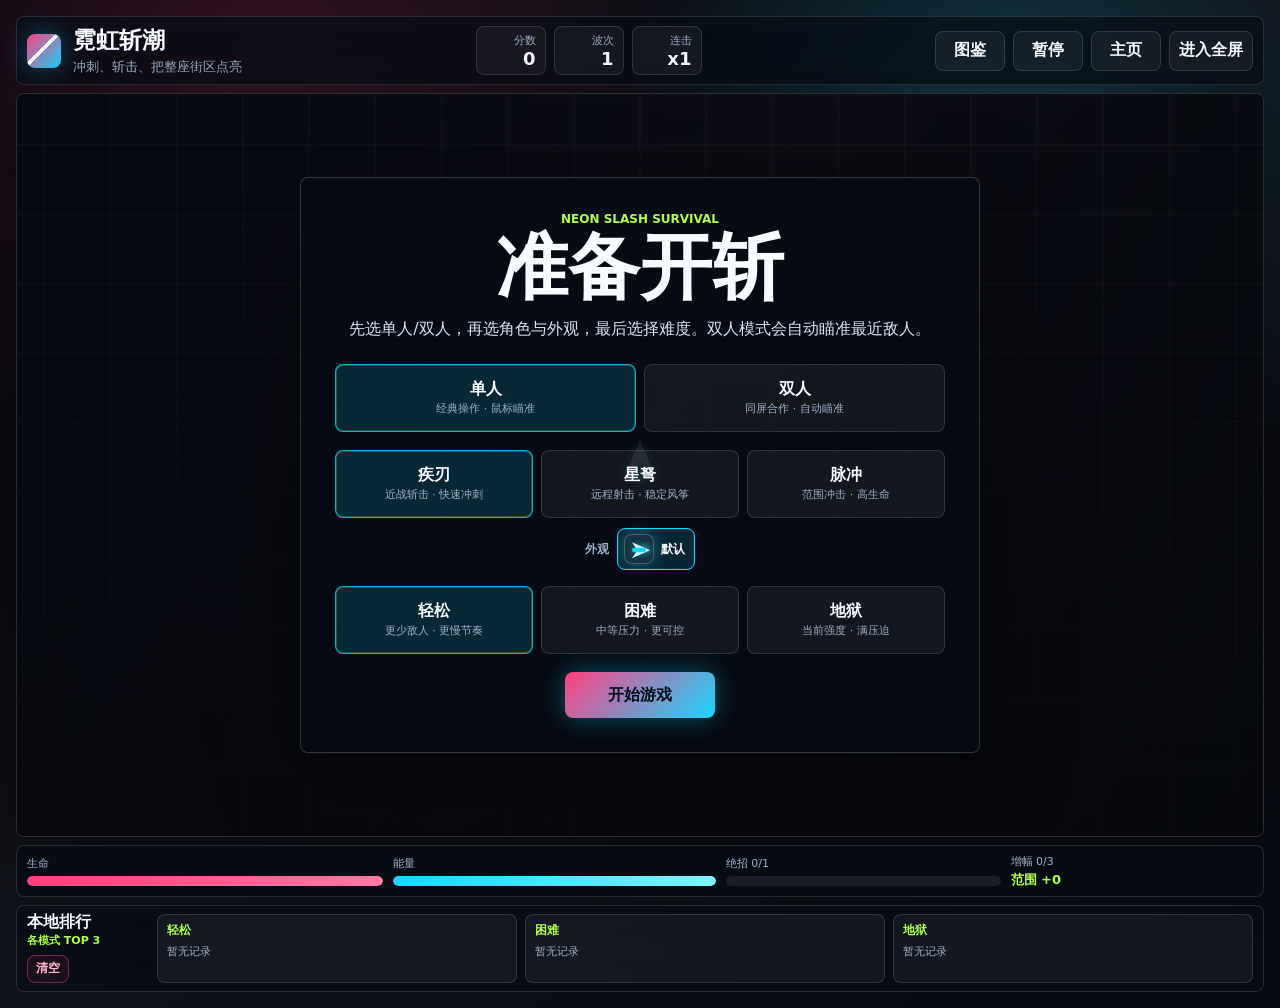
<file: index.html>
<!doctype html>
<html lang="zh-CN">
  <head>
    <meta charset="UTF-8" />
    <meta name="viewport" content="width=device-width, initial-scale=1.0" />
    <title>霓虹斩潮</title>
    <link rel="stylesheet" href="./styles.css" />
  </head>
  <body>
    <main class="shell">
      <section class="hud" aria-label="游戏状态">
        <div class="brand">
          <span class="mark"></span>
          <div>
            <h1>霓虹斩潮</h1>
            <p>冲刺、斩击、把整座街区点亮</p>
          </div>
        </div>
        <div class="stats">
          <div>
            <span>分数</span>
            <strong id="score">0</strong>
          </div>
          <div>
            <span>波次</span>
            <strong id="wave">1</strong>
          </div>
          <div>
            <span>连击</span>
            <strong id="combo">x1</strong>
          </div>
        </div>
        <div class="controls" aria-label="游戏控制">
          <button id="guideBtn" type="button">图鉴</button>
          <button id="pauseBtn" type="button">暂停</button>
          <button id="homeBtn" type="button">主页</button>
          <button id="fullscreenBtn" type="button">进入全屏</button>
        </div>
      </section>

      <section class="arena-wrap">
        <canvas id="game" width="1280" height="720" aria-label="霓虹斩潮动作游戏画面"></canvas>
        <div class="overlay" id="overlay">
          <div class="overlay-panel">
            <p class="kicker">NEON SLASH SURVIVAL</p>
            <h2 id="overlayTitle">准备开斩</h2>
            <p id="overlayText">先选单人/双人，再选角色与外观，最后选择难度。双人模式会自动瞄准最近敌人。</p>
            <div class="mode-select" aria-label="模式选择">
              <button class="mode-btn active" data-mode="solo" type="button">
                <strong>单人</strong>
                <span>经典操作 · 鼠标瞄准</span>
              </button>
              <button class="mode-btn" data-mode="duo" type="button">
                <strong>双人</strong>
                <span>同屏合作 · 自动瞄准</span>
              </button>
            </div>
            <div class="player-slots hidden" id="playerSlots" aria-label="双人角色槽位">
              <button class="slot-btn active" data-slot="0" type="button">玩家 1</button>
              <button class="slot-btn" data-slot="1" type="button">玩家 2</button>
            </div>
            <div class="characters" aria-label="角色选择">
              <button class="character-btn active" data-character="blade" type="button">
                <strong>疾刃</strong>
                <span>近战斩击 · 快速冲刺</span>
              </button>
              <button class="character-btn" data-character="ranger" type="button">
                <strong>星弩</strong>
                <span>远程射击 · 稳定风筝</span>
              </button>
              <button class="character-btn" data-character="nova" type="button">
                <strong>脉冲</strong>
                <span>范围冲击 · 高生命</span>
              </button>
            </div>
            <div class="skin-choices" id="skinChoices" aria-label="外观选择"></div>
            <div class="difficulty" aria-label="难度选择">
              <button class="difficulty-btn active" data-difficulty="easy" type="button">
                <strong>轻松</strong>
                <span>更少敌人 · 更慢节奏</span>
              </button>
              <button class="difficulty-btn" data-difficulty="hard" type="button">
                <strong>困难</strong>
                <span>中等压力 · 更可控</span>
              </button>
              <button class="difficulty-btn" data-difficulty="hell" type="button">
                <strong>地狱</strong>
                <span>当前强度 · 满压迫</span>
              </button>
            </div>
            <button id="startBtn" type="button">开始游戏</button>
          </div>
        </div>
        <div class="touch-ui" aria-hidden="true">
          <div class="stick" id="stick"><span></span></div>
          <div class="touch-actions">
            <button id="dashTouch" type="button">闪</button>
            <button id="slashTouch" type="button">攻</button>
          </div>
        </div>
      </section>

      <section class="meters" aria-label="玩家资源">
        <div>
          <span>生命</span>
          <div class="bar"><i id="healthBar"></i></div>
        </div>
        <div>
          <span>能量</span>
          <div class="bar energy"><i id="energyBar"></i></div>
        </div>
        <div>
          <span id="specialLabel">绝招 0/1</span>
          <div class="bar special"><i id="specialBar"></i></div>
        </div>
        <div class="enhance-status">
          <span id="enhanceLabel">增幅 0/2</span>
          <strong id="enhanceEffect">疾刃 · 范围 +0</strong>
        </div>
        <div class="duo-meter hidden">
          <span>生命 P2</span>
          <div class="bar"><i id="healthBar2"></i></div>
        </div>
        <div class="duo-meter hidden">
          <span>能量 P2</span>
          <div class="bar energy"><i id="energyBar2"></i></div>
        </div>
        <div class="duo-meter hidden">
          <span id="specialLabel2">绝招 P2 0/1</span>
          <div class="bar special"><i id="specialBar2"></i></div>
        </div>
        <div class="enhance-status duo-meter hidden">
          <span id="enhanceLabel2">增幅 P2 0/2</span>
          <strong id="enhanceEffect2">星弩 · 弹数 +0</strong>
        </div>
      </section>

      <section class="leaderboard" aria-label="本地排行榜">
        <div class="leaderboard-head">
          <h2>本地排行</h2>
          <span>各模式 TOP 3</span>
          <button id="resetLeaderboardBtn" type="button">清空</button>
        </div>
        <div id="leaderboardList" class="leaderboard-list"></div>
      </section>
    </main>

    <div class="guide-modal hidden" id="guideModal" aria-hidden="true">
      <section class="guide-panel" aria-label="图鉴说明">
        <div class="guide-head">
          <div>
            <p class="kicker">CODEX</p>
            <h2>图鉴</h2>
          </div>
          <div class="guide-actions">
            <button id="resetProgressBtn" class="danger" type="button">重置进度</button>
            <button id="guideCloseBtn" type="button">关闭</button>
          </div>
        </div>
        <div class="guide-grid">
          <article>
            <h3>角色</h3>
            <div class="guide-visuals">
              <span class="sprite hero-sprite blade"></span>
              <span class="sprite hero-sprite ranger"></span>
              <span class="sprite hero-sprite nova"></span>
            </div>
            <p><b>疾刃</b> 高速近战，冲刺消耗更低，增幅扩大攻击范围。</p>
            <p><b>星弩</b> 远程压制，移动稍慢，增幅让同时发射子弹 +1。</p>
            <p><b>脉冲</b> 生命更高但移动更慢，增幅让范围伤害按初始伤害 +40% 叠加。</p>
          </article>
          <article>
            <h3>Boss</h3>
            <div class="guide-visuals">
              <span class="sprite boss-icon bossBlade"></span>
              <span class="sprite boss-icon bossOrbit"></span>
              <span class="sprite boss-icon bossPrism"></span>
              <span class="sprite boss-icon bossWarden"></span>
              <span class="sprite boss-icon bossLotus"></span>
              <span class="sprite boss-icon bossVoid"></span>
            </div>
            <p>每 5 波出现一个 Boss，登场前会有短暂预警。六个 Boss 会一个比一个强。</p>
            <p>循环再次遇到同一 Boss 时，血量 +100% 初始血量，攻击 +67% 初始攻击。</p>
          </article>
          <article>
            <h3>道具</h3>
            <div class="guide-visuals">
              <span class="sprite item-icon regen"></span>
              <span class="sprite item-icon energy"></span>
              <span class="sprite item-icon special"></span>
              <span class="sprite item-icon enhance"></span>
            </div>
            <p>生命芯片每秒回血，涡轮电池加快能量回复，超载核心提升绝招上限。</p>
            <p>角色增幅只由 Boss 掉落，轻松 80%，困难 50%，地狱 33%。上限：轻松/困难 3 层，地狱 4 层。</p>
          </article>
        </div>
        <div id="guideProgress" class="guide-progress"></div>
      </section>
    </div>

    <script src="./game.js"></script>
  </body>
</html>
</file>
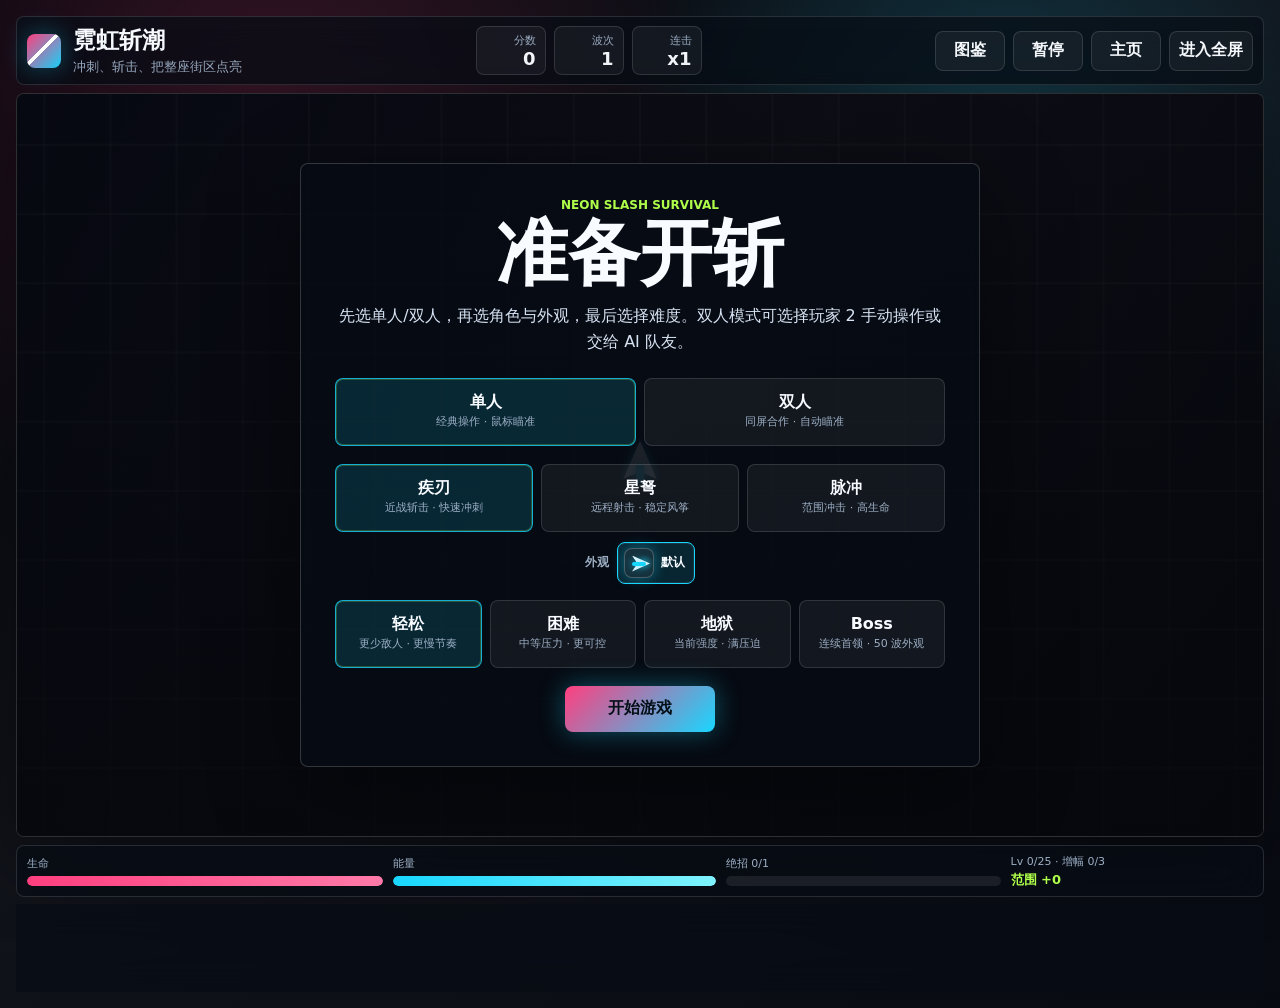
<file: neon-slash-tide/index.html>
<!doctype html>
<html lang="zh-CN">
  <head>
    <meta charset="UTF-8" />
    <meta name="viewport" content="width=device-width, initial-scale=1.0" />
    <title>霓虹斩潮</title>
    <link rel="stylesheet" href="./styles.css" />
  </head>
  <body>
    <main class="shell">
      <section class="hud" aria-label="游戏状态">
        <div class="brand">
          <span class="mark"></span>
          <div>
            <h1>霓虹斩潮</h1>
            <p>冲刺、斩击、把整座街区点亮</p>
          </div>
        </div>
        <div class="stats">
          <div>
            <span>分数</span>
            <strong id="score">0</strong>
          </div>
          <div>
            <span>波次</span>
            <strong id="wave">1</strong>
          </div>
          <div>
            <span>连击</span>
            <strong id="combo">x1</strong>
          </div>
        </div>
        <div class="controls" aria-label="游戏控制">
          <button id="guideBtn" type="button">图鉴</button>
          <button id="pauseBtn" type="button">暂停</button>
          <button id="homeBtn" type="button">主页</button>
          <button id="fullscreenBtn" type="button">进入全屏</button>
        </div>
      </section>

      <section class="arena-wrap">
        <canvas id="game" width="1280" height="720" aria-label="霓虹斩潮动作游戏画面"></canvas>
        <div class="overlay" id="overlay">
          <div class="overlay-panel">
            <p class="kicker">NEON SLASH SURVIVAL</p>
            <h2 id="overlayTitle">准备开斩</h2>
            <p id="overlayText">先选单人/双人，再选角色与外观，最后选择难度。双人模式可选择玩家 2 手动操作或交给 AI 队友。</p>
            <div class="mode-select" aria-label="模式选择">
              <button class="mode-btn active" data-mode="solo" type="button">
                <strong>单人</strong>
                <span>经典操作 · 鼠标瞄准</span>
              </button>
              <button class="mode-btn" data-mode="duo" type="button">
                <strong>双人</strong>
                <span>同屏合作 · 自动瞄准</span>
              </button>
            </div>
            <div class="duo-options hidden" id="p2AiToggle" role="button" tabindex="0" aria-pressed="false">
              玩家 2 AI：关闭
            </div>
            <div class="player-slots hidden" id="playerSlots" aria-label="双人角色槽位">
              <button class="slot-btn active" data-slot="0" type="button">玩家 1</button>
              <button class="slot-btn" data-slot="1" type="button">玩家 2</button>
            </div>
            <div class="characters" aria-label="角色选择">
              <button class="character-btn active" data-character="blade" type="button">
                <strong>疾刃</strong>
                <span>近战斩击 · 快速冲刺</span>
              </button>
              <button class="character-btn" data-character="ranger" type="button">
                <strong>星弩</strong>
                <span>远程射击 · 稳定风筝</span>
              </button>
              <button class="character-btn" data-character="nova" type="button">
                <strong>脉冲</strong>
                <span>范围冲击 · 高生命</span>
              </button>
            </div>
            <div class="skin-choices" id="skinChoices" aria-label="外观选择"></div>
            <div class="difficulty" aria-label="难度选择">
              <button class="difficulty-btn active" data-difficulty="easy" type="button">
                <strong>轻松</strong>
                <span>更少敌人 · 更慢节奏</span>
              </button>
              <button class="difficulty-btn" data-difficulty="hard" type="button">
                <strong>困难</strong>
                <span>中等压力 · 更可控</span>
              </button>
              <button class="difficulty-btn" data-difficulty="hell" type="button">
                <strong>地狱</strong>
                <span>当前强度 · 满压迫</span>
              </button>
              <button class="difficulty-btn" data-difficulty="boss" type="button">
                <strong>Boss</strong>
                <span>连续首领 · 50 波外观</span>
              </button>
            </div>
            <button id="startBtn" type="button">开始游戏</button>
          </div>
        </div>
        <div class="touch-ui" aria-hidden="true">
          <div class="stick" id="stick"><span></span></div>
          <div class="touch-actions">
            <button id="dashTouch" type="button">闪</button>
            <button id="slashTouch" type="button">攻</button>
          </div>
        </div>
      </section>

      <section class="meters" aria-label="玩家资源">
        <div>
          <span>生命</span>
          <div class="bar"><i id="healthBar"></i></div>
        </div>
        <div>
          <span>能量</span>
          <div class="bar energy"><i id="energyBar"></i></div>
        </div>
        <div>
          <span id="specialLabel">绝招 0/1</span>
          <div class="bar special"><i id="specialBar"></i></div>
        </div>
        <div class="enhance-status">
          <span id="enhanceLabel">增幅 0/2</span>
          <strong id="enhanceEffect">疾刃 · 范围 +0</strong>
        </div>
        <div class="duo-meter hidden">
          <span>生命 P2</span>
          <div class="bar"><i id="healthBar2"></i></div>
        </div>
        <div class="duo-meter hidden">
          <span>能量 P2</span>
          <div class="bar energy"><i id="energyBar2"></i></div>
        </div>
        <div class="duo-meter hidden">
          <span id="specialLabel2">绝招 P2 0/1</span>
          <div class="bar special"><i id="specialBar2"></i></div>
        </div>
        <div class="enhance-status duo-meter hidden">
          <span id="enhanceLabel2">增幅 P2 0/2</span>
          <strong id="enhanceEffect2">星弩 · 弹数 +0</strong>
        </div>
      </section>

      <section class="leaderboard" aria-label="本地排行榜">
        <div class="leaderboard-head">
          <h2>本地排行</h2>
          <span>各模式 TOP 3</span>
          <button id="resetLeaderboardBtn" type="button">清空</button>
        </div>
        <div id="leaderboardList" class="leaderboard-list"></div>
      </section>
    </main>

    <div class="level-modal hidden" id="levelModal" aria-hidden="true">
      <section class="level-panel" aria-label="角色升级">
        <p class="kicker">LEVEL UP</p>
        <h2 id="levelTitle">角色升级</h2>
        <p id="levelText">选择一个本局强化。</p>
        <div id="levelOptions" class="level-options"></div>
      </section>
    </div>

    <div class="guide-modal hidden" id="guideModal" aria-hidden="true">
      <section class="guide-panel" aria-label="图鉴说明">
        <div class="guide-head">
          <div>
            <p class="kicker">CODEX</p>
            <h2>图鉴</h2>
          </div>
          <div class="guide-actions">
            <button id="resetProgressBtn" class="danger" type="button">重置进度</button>
            <button id="guideCloseBtn" type="button">关闭</button>
          </div>
        </div>
        <div class="guide-grid">
          <article>
            <h3>角色</h3>
            <div class="guide-visuals">
              <span class="sprite hero-sprite blade"></span>
              <span class="sprite hero-sprite ranger"></span>
              <span class="sprite hero-sprite nova"></span>
            </div>
            <p><b>疾刃</b> 高速近战，冲刺消耗更低，增幅扩大攻击范围。</p>
            <p><b>星弩</b> 远程压制，移动稍慢，增幅让同时发射子弹 +1。</p>
            <p><b>脉冲</b> 生命更高但移动更慢，增幅让范围伤害按初始伤害 +40% 叠加。</p>
          </article>
          <article>
            <h3>Boss</h3>
            <div class="guide-visuals">
              <span class="sprite boss-icon bossBlade"></span>
              <span class="sprite boss-icon bossOrbit"></span>
              <span class="sprite boss-icon bossPrism"></span>
              <span class="sprite boss-icon bossWarden"></span>
              <span class="sprite boss-icon bossLotus"></span>
              <span class="sprite boss-icon bossVoid"></span>
            </div>
            <p>每 5 波出现一个 Boss，登场前会有短暂预警。六个 Boss 会一个比一个强。</p>
            <p>循环再次遇到同一 Boss 时，血量 +100% 初始血量，攻击 +67% 初始攻击。</p>
          </article>
          <article>
            <h3>道具</h3>
            <div class="guide-visuals">
              <span class="sprite item-icon regen"></span>
              <span class="sprite item-icon healBurst"></span>
              <span class="sprite item-icon energy"></span>
              <span class="sprite item-icon special"></span>
              <span class="sprite item-icon enhance"></span>
            </div>
            <p>生命芯片每秒回血，急救晶体立即恢复 50 生命，涡轮电池加快能量回复，超载核心提升绝招上限。</p>
            <p>角色增幅只由 Boss 掉落，轻松 80%，困难 50%，地狱 33%。上限：轻松/困难 3 层，地狱 4 层。</p>
          </article>
        </div>
        <div id="guideProgress" class="guide-progress"></div>
      </section>
    </div>

    <script src="./game.js"></script>
  </body>
</html>
</file>
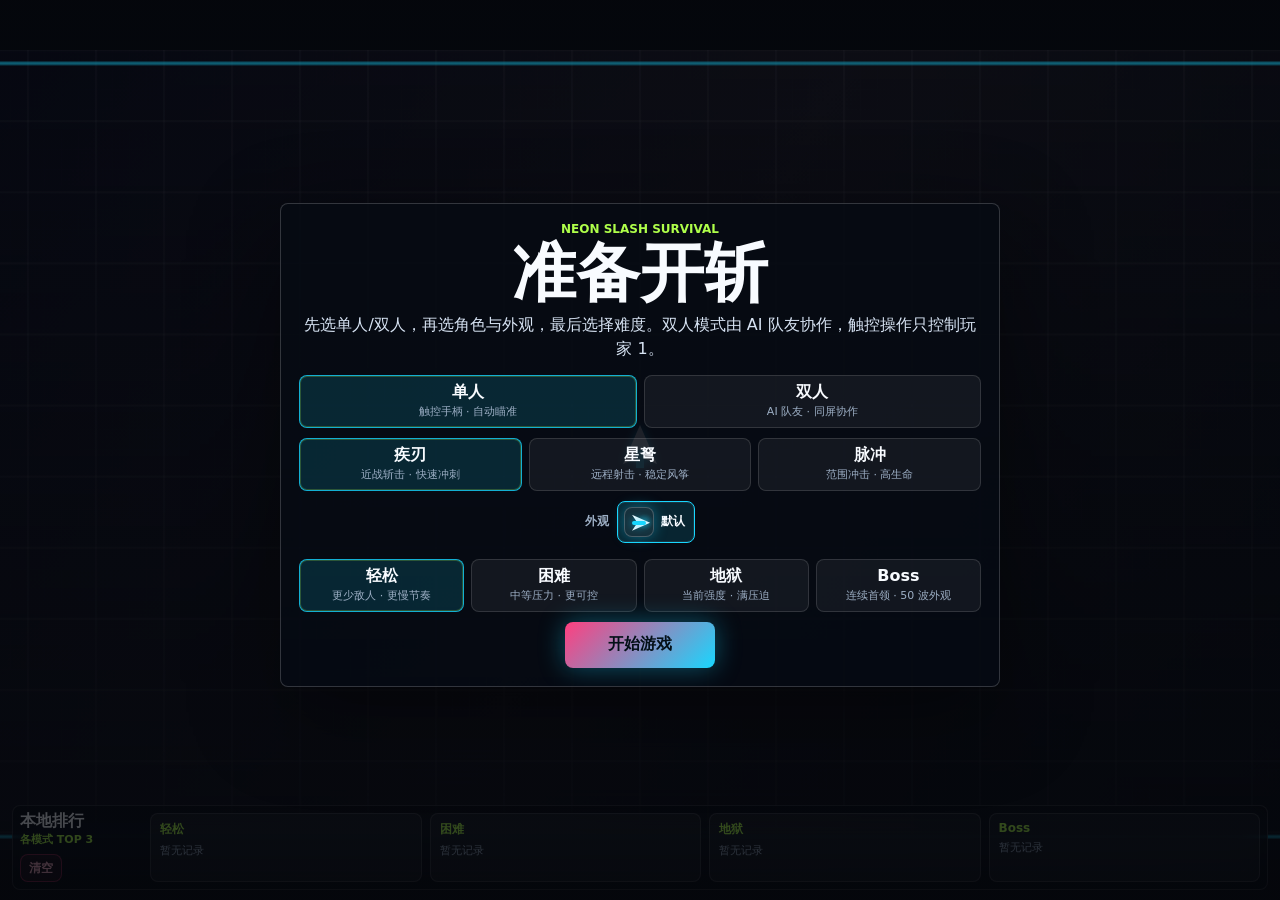
<file: neon-slash-tide/ios.html>
<!doctype html>
<html lang="zh-CN">
  <head>
    <meta charset="UTF-8" />
    <meta name="viewport" content="width=device-width, initial-scale=1.0, viewport-fit=cover, user-scalable=no" />
    <meta name="apple-mobile-web-app-capable" content="yes" />
    <meta name="apple-mobile-web-app-title" content="霓虹斩潮" />
    <meta name="apple-mobile-web-app-status-bar-style" content="black-translucent" />
    <meta name="screen-orientation" content="landscape" />
    <link rel="manifest" href="./ios-manifest.json" />
    <title>霓虹斩潮 iOS</title>
    <link rel="stylesheet" href="./ios-styles.css" />
  </head>
  <body class="ios-app">
    <div class="rotate-lock" aria-hidden="true">
      <div class="rotate-lock-card">
        <span class="rotate-icon"></span>
        <strong>请横屏游玩</strong>
        <p>把 iPhone 横过来，摇杆和攻击按钮会自动展开。</p>
      </div>
    </div>
    <main class="shell">
      <section class="hud menu-hud" aria-label="游戏状态">
        <div class="brand">
          <span class="mark"></span>
          <div>
            <h1>霓虹斩潮</h1>
            <p>冲刺、斩击、把整座街区点亮</p>
          </div>
        </div>
        <div class="stats">
          <div>
            <span>分数</span>
            <strong>0</strong>
          </div>
          <div>
            <span>波次</span>
            <strong>1</strong>
          </div>
          <div>
            <span>连击</span>
            <strong>x1</strong>
          </div>
        </div>
        <div class="controls" aria-label="游戏控制">
          <button type="button">图鉴</button>
          <button type="button">暂停</button>
          <button type="button">主页</button>
          <button type="button">进入全屏</button>
        </div>
      </section>

      <section class="arena-wrap">
        <canvas id="game" width="1280" height="720" aria-label="霓虹斩潮动作游戏画面"></canvas>
        <div class="overlay" id="overlay">
          <div class="overlay-panel">
            <p class="kicker">NEON SLASH SURVIVAL</p>
            <h2 id="overlayTitle">准备开斩</h2>
            <p id="overlayText">先选单人/双人，再选角色与外观，最后选择难度。双人模式由 AI 队友协作，触控操作只控制玩家 1。</p>
            <div class="mode-select" aria-label="模式选择">
              <button class="mode-btn active" data-mode="solo" type="button">
                <strong>单人</strong>
                <span>触控手柄 · 自动瞄准</span>
              </button>
              <button class="mode-btn" data-mode="duo" type="button">
                <strong>双人</strong>
                <span>AI 队友 · 同屏协作</span>
              </button>
            </div>
            <div class="player-slots hidden" id="playerSlots" aria-label="双人角色槽位">
              <button class="slot-btn active" data-slot="0" type="button">玩家 1</button>
              <button class="slot-btn" data-slot="1" type="button">玩家 2</button>
            </div>
            <div class="characters" aria-label="角色选择">
              <button class="character-btn active" data-character="blade" type="button">
                <strong>疾刃</strong>
                <span>近战斩击 · 快速冲刺</span>
              </button>
              <button class="character-btn" data-character="ranger" type="button">
                <strong>星弩</strong>
                <span>远程射击 · 稳定风筝</span>
              </button>
              <button class="character-btn" data-character="nova" type="button">
                <strong>脉冲</strong>
                <span>范围冲击 · 高生命</span>
              </button>
            </div>
            <div class="skin-choices" id="skinChoices" aria-label="外观选择"></div>
            <div class="difficulty" aria-label="难度选择">
              <button class="difficulty-btn active" data-difficulty="easy" type="button">
                <strong>轻松</strong>
                <span>更少敌人 · 更慢节奏</span>
              </button>
              <button class="difficulty-btn" data-difficulty="hard" type="button">
                <strong>困难</strong>
                <span>中等压力 · 更可控</span>
              </button>
              <button class="difficulty-btn" data-difficulty="hell" type="button">
                <strong>地狱</strong>
                <span>当前强度 · 满压迫</span>
              </button>
              <button class="difficulty-btn" data-difficulty="boss" type="button">
                <strong>Boss</strong>
                <span>连续首领 · 50 波外观</span>
              </button>
            </div>
            <button id="startBtn" type="button">开始游戏</button>
          </div>
        </div>
        <section class="ios-hud" aria-label="游戏状态">
          <div class="ios-brand">
            <span class="mark"></span>
            <strong>霓虹斩潮</strong>
          </div>
          <div class="stats">
            <div>
              <span>分数</span>
              <strong id="score">0</strong>
            </div>
            <div>
              <span>波次</span>
              <strong id="wave">1</strong>
            </div>
            <div>
              <span>连击</span>
              <strong id="combo">x1</strong>
            </div>
          </div>
          <div class="controls" aria-label="游戏控制">
            <button id="guideBtn" type="button">图鉴</button>
            <button id="pauseBtn" type="button">暂停</button>
            <button id="homeBtn" type="button">主页</button>
            <button id="fullscreenBtn" type="button">全屏</button>
          </div>
        </section>
        <section class="meters ios-meters" aria-label="玩家资源">
          <div>
            <span>生命</span>
            <div class="bar"><i id="healthBar"></i></div>
          </div>
          <div>
            <span>能量</span>
            <div class="bar energy"><i id="energyBar"></i></div>
          </div>
          <div>
            <span id="specialLabel">绝招 0/1</span>
            <div class="bar special"><i id="specialBar"></i></div>
          </div>
          <div class="enhance-status">
            <span id="enhanceLabel">增幅 0/2</span>
            <strong id="enhanceEffect">疾刃 · 范围 +0</strong>
          </div>
          <div class="duo-meter hidden">
            <span>生命 AI</span>
            <div class="bar"><i id="healthBar2"></i></div>
          </div>
          <div class="duo-meter hidden">
            <span>能量 AI</span>
            <div class="bar energy"><i id="energyBar2"></i></div>
          </div>
          <div class="duo-meter hidden">
            <span id="specialLabel2">绝招 AI 0/1</span>
            <div class="bar special"><i id="specialBar2"></i></div>
          </div>
          <div class="enhance-status duo-meter hidden">
            <span id="enhanceLabel2">增幅 AI 0/2</span>
            <strong id="enhanceEffect2">星弩 · 弹数 +0</strong>
          </div>
        </section>
        <div class="touch-ui ios-touch-ui" aria-hidden="true">
          <div class="stick" id="stick"><span></span></div>
          <div class="touch-actions">
            <button id="specialTouch" class="touch-special" type="button">绝</button>
            <button id="dashTouch" class="touch-dash" type="button">闪</button>
            <button id="slashTouch" class="touch-attack" type="button">攻</button>
          </div>
        </div>
      </section>

      <section class="leaderboard" aria-label="本地排行榜">
        <div class="leaderboard-head">
          <h2>本地排行</h2>
          <span>各模式 TOP 3</span>
          <button id="resetLeaderboardBtn" type="button">清空</button>
        </div>
        <div id="leaderboardList" class="leaderboard-list"></div>
      </section>
    </main>

    <div class="level-modal hidden" id="levelModal" aria-hidden="true">
      <section class="level-panel" aria-label="角色升级">
        <p class="kicker">LEVEL UP</p>
        <h2 id="levelTitle">角色升级</h2>
        <p id="levelText">选择一个本局强化。</p>
        <div id="levelOptions" class="level-options"></div>
      </section>
    </div>

    <div class="guide-modal hidden" id="guideModal" aria-hidden="true">
      <section class="guide-panel" aria-label="图鉴说明">
        <div class="guide-head">
          <div>
            <p class="kicker">CODEX</p>
            <h2>图鉴</h2>
          </div>
          <div class="guide-actions">
            <button id="resetProgressBtn" class="danger" type="button">重置进度</button>
            <button id="guideCloseBtn" type="button">关闭</button>
          </div>
        </div>
        <div class="guide-grid">
          <article>
            <h3>角色</h3>
            <div class="guide-visuals">
              <span class="sprite hero-sprite blade"></span>
              <span class="sprite hero-sprite ranger"></span>
              <span class="sprite hero-sprite nova"></span>
            </div>
            <p><b>疾刃</b> 高速近战，冲刺消耗更低，增幅扩大攻击范围。</p>
            <p><b>星弩</b> 远程压制，移动稍慢，增幅让同时发射子弹 +1。</p>
            <p><b>脉冲</b> 生命更高但移动更慢，增幅让范围伤害按初始伤害 +40% 叠加。</p>
          </article>
          <article>
            <h3>Boss</h3>
            <div class="guide-visuals">
              <span class="sprite boss-icon bossBlade"></span>
              <span class="sprite boss-icon bossOrbit"></span>
              <span class="sprite boss-icon bossPrism"></span>
              <span class="sprite boss-icon bossWarden"></span>
              <span class="sprite boss-icon bossLotus"></span>
              <span class="sprite boss-icon bossVoid"></span>
            </div>
            <p>每 5 波出现一个 Boss，登场前会有短暂预警。六个 Boss 会一个比一个强。</p>
            <p>循环再次遇到同一 Boss 时，血量 +100% 初始血量，攻击 +67% 初始攻击。</p>
          </article>
          <article>
            <h3>道具</h3>
            <div class="guide-visuals">
              <span class="sprite item-icon regen"></span>
              <span class="sprite item-icon healBurst"></span>
              <span class="sprite item-icon energy"></span>
              <span class="sprite item-icon special"></span>
              <span class="sprite item-icon enhance"></span>
            </div>
            <p>生命芯片每秒回血，急救晶体立即恢复 50 生命，涡轮电池加快能量回复，超载核心提升绝招上限。</p>
            <p>角色增幅只由 Boss 掉落，轻松 80%，困难 50%，地狱 33%。上限：轻松/困难 3 层，地狱 4 层。</p>
          </article>
        </div>
        <div id="guideProgress" class="guide-progress"></div>
      </section>
    </div>

    <script src="./ios-game.js"></script>
  </body>
</html>
</file>
<file: styles.css>
:root {
  color-scheme: dark;
  --ink: #f8fbff;
  --muted: #9dafc5;
  --panel: rgba(8, 13, 22, 0.72);
  --line: rgba(255, 255, 255, 0.13);
  --hot: #ff3f7f;
  --cyan: #18d7ff;
  --lime: #afff4a;
  --amber: #ffca3d;
  font-family:
    Inter, ui-sans-serif, system-ui, -apple-system, BlinkMacSystemFont, "Segoe UI",
    sans-serif;
}

* {
  box-sizing: border-box;
}

html,
body {
  width: 100%;
  min-height: 100%;
  margin: 0;
  overflow-x: hidden;
  overflow-y: auto;
  background:
    radial-gradient(circle at 20% 10%, rgba(255, 63, 127, 0.18), transparent 28rem),
    radial-gradient(circle at 78% 16%, rgba(24, 215, 255, 0.2), transparent 24rem),
    linear-gradient(145deg, #05070d 0%, #11131a 46%, #080a12 100%);
  color: var(--ink);
}

button {
  border: 0;
  color: inherit;
  font: inherit;
  cursor: pointer;
  -webkit-tap-highlight-color: transparent;
}

.shell {
  width: min(100vw, 1500px);
  min-height: 100dvh;
  margin: 0 auto;
  padding: clamp(8px, 1.4vw, 16px);
  display: grid;
  grid-template-rows: auto auto auto auto;
  gap: 8px;
}

.app-fullscreen .shell {
  position: fixed;
  inset: 0;
  z-index: 50;
  width: 100vw;
  height: 100dvh;
  max-width: none;
  grid-template-rows: auto minmax(0, 1fr) auto;
  background:
    radial-gradient(circle at 20% 10%, rgba(255, 63, 127, 0.18), transparent 28rem),
    radial-gradient(circle at 78% 16%, rgba(24, 215, 255, 0.2), transparent 24rem),
    linear-gradient(145deg, #05070d 0%, #11131a 46%, #080a12 100%);
}

.app-fullscreen .leaderboard {
  display: none;
}

.app-fullscreen .arena-wrap,
.app-fullscreen canvas {
  height: auto;
  min-height: 0;
}

.hud,
.meters,
.leaderboard {
  display: flex;
  align-items: center;
  justify-content: space-between;
  gap: 10px;
  padding: 8px 10px;
  border: 1px solid var(--line);
  border-radius: 8px;
  background: var(--panel);
  backdrop-filter: blur(18px);
}

.brand {
  min-width: 0;
  display: flex;
  align-items: center;
  gap: 12px;
}

.mark {
  width: 34px;
  height: 34px;
  flex: 0 0 auto;
  border-radius: 8px;
  background:
    linear-gradient(135deg, transparent 0 42%, #fff 42% 50%, transparent 50%),
    linear-gradient(135deg, var(--hot), var(--cyan));
  box-shadow: 0 0 26px rgba(24, 215, 255, 0.34);
}

h1,
h2,
p {
  margin: 0;
}

h1 {
  font-size: clamp(18px, 1.8vw, 26px);
  letter-spacing: 0;
}

.brand p {
  margin-top: 2px;
  color: var(--muted);
  font-size: 13px;
}

.stats {
  display: grid;
  grid-template-columns: repeat(3, minmax(70px, 1fr));
  gap: 8px;
}

.stats div,
.controls button {
  min-width: 70px;
  padding: 6px 9px;
  border: 1px solid var(--line);
  border-radius: 8px;
  background: rgba(255, 255, 255, 0.05);
}

.stats div {
  text-align: right;
}

.controls {
  display: flex;
  flex-wrap: wrap;
  justify-content: end;
  gap: 8px;
}

.controls button {
  min-height: 40px;
  font-weight: 800;
}

.controls button:hover,
.controls button:focus-visible {
  background: rgba(24, 215, 255, 0.14);
  outline: none;
}

.stats span,
.meters span {
  display: block;
  color: var(--muted);
  font-size: 11px;
}

.stats strong {
  display: block;
  margin-top: 2px;
  font-size: 18px;
  line-height: 1;
}

.arena-wrap {
  position: relative;
  height: clamp(300px, calc(100dvh - 156px), 760px);
  min-height: 260px;
  border: 1px solid rgba(255, 255, 255, 0.16);
  border-radius: 8px;
  overflow: hidden;
  background: #05070c;
  box-shadow:
    0 24px 80px rgba(0, 0, 0, 0.42),
    inset 0 0 0 1px rgba(255, 255, 255, 0.04);
}

canvas {
  display: block;
  width: 100%;
  height: 100%;
  min-height: 260px;
  touch-action: none;
}

.overlay {
  position: absolute;
  inset: 0;
  z-index: 5;
  display: grid;
  place-items: center;
  padding: 22px;
  background: linear-gradient(180deg, rgba(5, 7, 12, 0.22), rgba(5, 7, 12, 0.78));
  transition: opacity 180ms ease, visibility 180ms ease;
}

.overlay.hidden {
  opacity: 0;
  visibility: hidden;
  pointer-events: none;
}

.overlay-panel {
  width: min(680px, 100%);
  max-height: 100%;
  overflow: auto;
  padding: clamp(20px, 4vw, 34px);
  border: 1px solid rgba(255, 255, 255, 0.18);
  border-radius: 8px;
  background: rgba(7, 11, 20, 0.82);
  text-align: center;
  box-shadow: 0 26px 90px rgba(0, 0, 0, 0.45);
}

.kicker {
  color: var(--lime);
  font-size: 12px;
  font-weight: 800;
  letter-spacing: 0;
}

.overlay h2 {
  margin-top: 8px;
  font-size: clamp(34px, 7vw, 72px);
  line-height: 0.92;
  letter-spacing: 0;
}

.overlay p:not(.kicker) {
  margin: 16px auto 22px;
  color: #d7e3f3;
  line-height: 1.65;
}

#startBtn {
  min-width: 150px;
  min-height: 46px;
  padding: 0 22px;
  border-radius: 8px;
  background: linear-gradient(135deg, var(--hot), var(--cyan));
  color: #041018;
  font-weight: 900;
  box-shadow: 0 0 26px rgba(24, 215, 255, 0.36);
}

.mode-select,
.difficulty,
.characters {
  margin: 0 auto 18px;
  display: grid;
  gap: 8px;
}

.mode-select {
  grid-template-columns: repeat(2, minmax(0, 1fr));
}

.difficulty,
.characters {
  grid-template-columns: repeat(3, minmax(0, 1fr));
}

.difficulty {
  margin-top: 0;
}

.characters {
  margin-bottom: 10px;
}

.player-slots {
  margin: -8px auto 12px;
  display: inline-flex;
  gap: 8px;
}

.player-slots.hidden,
.duo-meter.hidden {
  display: none;
}

.slot-btn {
  min-height: 34px;
  padding: 5px 12px;
  border: 1px solid var(--line);
  border-radius: 8px;
  background: rgba(255, 255, 255, 0.055);
  color: #d7e3f3;
  font-size: 12px;
  font-weight: 900;
}

.slot-btn.active {
  border-color: rgba(175, 255, 74, 0.72);
  background: rgba(175, 255, 74, 0.13);
  color: var(--ink);
}

.mode-btn,
.difficulty-btn,
.character-btn {
  min-height: 68px;
  padding: 10px 8px;
  border: 1px solid var(--line);
  border-radius: 8px;
  background: rgba(255, 255, 255, 0.055);
  display: grid;
  align-content: center;
  gap: 5px;
}

.mode-btn strong,
.difficulty-btn strong,
.character-btn strong {
  font-size: 16px;
  line-height: 1;
}

.mode-btn span,
.difficulty-btn span,
.character-btn span {
  color: var(--muted);
  font-size: 11px;
  line-height: 1.25;
}

.mode-btn.active,
.difficulty-btn.active,
.character-btn.active {
  border-color: rgba(24, 215, 255, 0.78);
  background: rgba(24, 215, 255, 0.14);
  box-shadow: inset 0 0 0 1px rgba(175, 255, 74, 0.22);
}

.skin-choices {
  margin: 0 auto 16px;
  display: flex;
  flex-wrap: wrap;
  justify-content: center;
  align-items: center;
  gap: 8px;
}

.skin-label {
  color: var(--muted);
  font-size: 12px;
  font-weight: 900;
}

.skin-btn {
  min-height: 36px;
  padding: 5px 9px 5px 6px;
  border: 1px solid var(--line);
  border-radius: 8px;
  background: rgba(255, 255, 255, 0.055);
  display: inline-flex;
  align-items: center;
  gap: 7px;
  color: #d7e3f3;
  font-size: 12px;
  font-weight: 850;
}

.skin-btn.active {
  border-color: var(--skin-color, var(--cyan));
  background: rgba(24, 215, 255, 0.13);
  color: var(--ink);
  box-shadow: inset 0 0 0 1px rgba(248, 251, 255, 0.08);
}

.skin-btn:hover,
.skin-btn:focus-visible {
  background: rgba(255, 255, 255, 0.11);
  outline: none;
}

.skin-swatch {
  --skin-color: var(--cyan);
  --attack-color: var(--skin-color);
  width: 30px;
  height: 30px;
  flex: 0 0 auto;
  position: relative;
  display: inline-block;
  border: 1px solid rgba(255, 255, 255, 0.22);
  border-radius: 8px;
  background:
    radial-gradient(circle at 72% 50%, color-mix(in srgb, var(--skin-color), transparent 64%), transparent 34%),
    rgba(255, 255, 255, 0.06);
  box-shadow: 0 0 14px color-mix(in srgb, var(--skin-color), transparent 62%);
}

.skin-swatch.tier-2 {
  background:
    linear-gradient(135deg, transparent 0 32%, color-mix(in srgb, var(--attack-color), transparent 68%) 32% 40%, transparent 40%),
    linear-gradient(225deg, transparent 0 34%, color-mix(in srgb, var(--skin-color), transparent 62%) 34% 43%, transparent 43%),
    rgba(255, 255, 255, 0.06);
  box-shadow:
    0 0 16px color-mix(in srgb, var(--attack-color), transparent 48%),
    inset 0 0 0 1px color-mix(in srgb, var(--skin-color), transparent 42%);
}

.skin-swatch.tier-3 {
  border-color: color-mix(in srgb, var(--attack-color), white 22%);
  background:
    radial-gradient(circle at 50% 50%, color-mix(in srgb, var(--attack-color), transparent 38%) 0 15%, transparent 16%),
    conic-gradient(from 90deg, transparent, color-mix(in srgb, var(--attack-color), transparent 48%), transparent, color-mix(in srgb, var(--skin-color), transparent 42%), transparent),
    rgba(255, 255, 255, 0.07);
  box-shadow:
    0 0 20px color-mix(in srgb, var(--attack-color), transparent 24%),
    0 0 7px #f8fbff,
    inset 0 0 0 1px color-mix(in srgb, var(--skin-color), white 20%);
}

.skin-swatch::before {
  content: "";
  position: absolute;
  left: 7px;
  top: 7px;
  width: 18px;
  height: 16px;
  clip-path: polygon(100% 50%, 0 0, 30% 50%, 0 100%);
  background: #f8fbff;
  filter: drop-shadow(0 0 5px color-mix(in srgb, var(--skin-color), transparent 34%));
}

.skin-swatch.tier-2::before {
  left: 6px;
  width: 20px;
  clip-path: polygon(100% 50%, 10% 0, 28% 34%, 0 10%, 20% 50%, 0 90%, 28% 66%, 10% 100%);
}

.skin-swatch.tier-3::before {
  left: 5px;
  top: 6px;
  width: 22px;
  height: 18px;
  clip-path: polygon(100% 50%, 18% 0, 34% 30%, 0 4%, 18% 50%, 0 96%, 34% 70%, 18% 100%);
  filter:
    drop-shadow(0 0 5px #f8fbff)
    drop-shadow(0 0 7px color-mix(in srgb, var(--attack-color), transparent 10%));
}

.skin-swatch::after {
  content: "";
  position: absolute;
  left: 7px;
  top: 13px;
  width: 14px;
  height: 4px;
  border-radius: 999px;
  background: var(--skin-color);
  box-shadow: 0 0 9px var(--skin-color);
}

.skin-swatch.ranger::after {
  left: 5px;
  top: 13px;
  width: 21px;
  height: 4px;
  background: var(--attack-color);
}

.skin-swatch.nova::after {
  left: 9px;
  top: 9px;
  width: 12px;
  height: 12px;
  border-radius: 50%;
  background: var(--skin-color);
}

.skin-swatch.tier-3::after {
  box-shadow:
    0 0 10px var(--attack-color),
    -10px 0 0 color-mix(in srgb, var(--skin-color), transparent 22%);
}

.skin-swatch.locked {
  opacity: 0.42;
  filter: grayscale(1);
}

.meters {
  display: grid;
  grid-template-columns: 1.1fr 1fr 0.85fr minmax(150px, 0.75fr);
}

.meters.duo-active {
  grid-template-columns: repeat(4, minmax(0, 1fr));
}

.enhance-status strong {
  display: block;
  margin-top: 4px;
  color: var(--lime);
  font-size: 13px;
  line-height: 1.15;
}

.guide-modal {
  position: fixed;
  inset: 0;
  z-index: 80;
  display: grid;
  place-items: center;
  padding: 18px;
  background: rgba(3, 6, 12, 0.7);
  backdrop-filter: blur(12px);
}

.guide-modal.hidden {
  display: none;
}

.guide-panel {
  width: min(860px, 100%);
  max-height: min(720px, 92dvh);
  overflow: auto;
  border: 1px solid rgba(255, 255, 255, 0.18);
  border-radius: 8px;
  background: rgba(7, 11, 20, 0.94);
  box-shadow: 0 30px 90px rgba(0, 0, 0, 0.5);
}

.guide-head {
  display: flex;
  align-items: center;
  justify-content: space-between;
  gap: 16px;
  padding: 18px 20px 12px;
  border-bottom: 1px solid var(--line);
}

.guide-head h2 {
  margin-top: 4px;
  font-size: 26px;
  line-height: 1;
}

.guide-head button {
  min-width: 70px;
  min-height: 36px;
  padding: 6px 10px;
  border: 1px solid var(--line);
  border-radius: 8px;
  background: rgba(255, 255, 255, 0.07);
  font-weight: 800;
}

.guide-actions {
  display: flex;
  flex-wrap: wrap;
  justify-content: flex-end;
  gap: 8px;
}

.guide-actions .danger {
  border-color: rgba(255, 63, 127, 0.5);
  background: rgba(255, 63, 127, 0.1);
  color: #ffb5cc;
}

.guide-grid {
  display: grid;
  grid-template-columns: repeat(3, minmax(0, 1fr));
  gap: 10px;
  padding: 14px;
}

.guide-grid article {
  min-width: 0;
  padding: 12px;
  border: 1px solid var(--line);
  border-radius: 8px;
  background: rgba(255, 255, 255, 0.055);
}

.guide-grid h3 {
  margin: 0 0 10px;
  color: var(--lime);
  font-size: 15px;
}

.guide-grid p {
  margin: 8px 0 0;
  color: #d7e3f3;
  font-size: 13px;
  line-height: 1.55;
}

.guide-grid b {
  color: var(--ink);
}

.guide-visuals {
  display: flex;
  flex-wrap: wrap;
  gap: 8px;
  margin-bottom: 10px;
}

.sprite {
  width: 38px;
  height: 38px;
  position: relative;
  display: inline-block;
  border: 1px solid rgba(255, 255, 255, 0.22);
  border-radius: 8px;
  background: rgba(255, 255, 255, 0.06);
  box-shadow: 0 0 18px rgba(24, 215, 255, 0.18);
}

.hero-sprite::before {
  content: "";
  position: absolute;
  left: 8px;
  top: 8px;
  width: 24px;
  height: 22px;
  clip-path: polygon(100% 50%, 0 0, 28% 50%, 0 100%);
  background: #f8fbff;
  filter: drop-shadow(0 0 6px rgba(248, 251, 255, 0.4));
}

.hero-sprite::after {
  content: "";
  position: absolute;
  left: 7px;
  top: 17px;
  width: 16px;
  height: 5px;
  border-radius: 999px;
  box-shadow: 0 0 10px currentColor;
}

.hero-sprite.blade::after {
  color: var(--cyan);
  background: var(--cyan);
}

.hero-sprite.ranger::after {
  left: 6px;
  width: 27px;
  color: var(--lime);
  background: var(--lime);
}

.hero-sprite.nova::after {
  left: 10px;
  top: 12px;
  width: 18px;
  height: 18px;
  color: var(--amber);
  background: var(--amber);
  border-radius: 50%;
}

.boss-icon::before,
.item-icon::before {
  content: "";
  position: absolute;
  inset: 8px;
  background: currentColor;
}

.bossBlade {
  color: var(--hot);
}

.bossBlade::before {
  clip-path: polygon(50% 0, 72% 34%, 100% 50%, 72% 66%, 50% 100%, 28% 66%, 0 50%, 28% 34%);
}

.bossOrbit {
  color: var(--cyan);
}

.bossOrbit::before {
  border-radius: 50%;
  box-shadow: 0 0 0 8px rgba(255, 202, 61, 0.36);
}

.bossPrism {
  color: #b87cff;
}

.bossPrism::before {
  clip-path: polygon(50% 0, 62% 32%, 98% 32%, 68% 52%, 80% 100%, 50% 70%, 20% 100%, 32% 52%, 2% 32%, 38% 32%);
}

.bossWarden {
  color: var(--lime);
}

.bossWarden::before {
  box-shadow: inset 0 0 0 4px rgba(24, 215, 255, 0.55);
}

.bossLotus {
  color: #ff6b3d;
}

.bossLotus::before {
  border-radius: 50% 0 50% 0;
  transform: rotate(45deg);
  box-shadow:
    10px 0 0 rgba(255, 202, 61, 0.78),
    -10px 0 0 rgba(255, 202, 61, 0.78);
}

.bossVoid {
  color: #7d7cff;
}

.bossVoid::before {
  clip-path: polygon(50% 0, 90% 35%, 70% 100%, 50% 68%, 30% 100%, 10% 35%);
  box-shadow: 0 0 0 5px rgba(248, 251, 255, 0.18);
}

.item-icon.regen {
  color: var(--lime);
}

.item-icon.regen::before {
  border-radius: 50%;
  box-shadow:
    inset 0 8px 0 #041018,
    inset 8px 0 0 rgba(4, 16, 24, 0.7);
}

.item-icon.energy {
  color: var(--cyan);
}

.item-icon.energy::before {
  clip-path: polygon(52% 0, 100% 42%, 62% 42%, 48% 100%, 0 56%, 38% 56%);
}

.item-icon.special {
  color: var(--amber);
}

.item-icon.special::before {
  clip-path: polygon(50% 0, 62% 32%, 98% 32%, 68% 52%, 80% 100%, 50% 70%, 20% 100%, 32% 52%, 2% 32%, 38% 32%);
}

.item-icon.enhance {
  color: #f8fbff;
}

.item-icon.enhance::before {
  clip-path: polygon(50% 0, 100% 50%, 50% 100%, 0 50%);
  box-shadow: inset 0 0 0 5px var(--cyan);
}

.guide-progress {
  display: grid;
  grid-template-columns: repeat(3, minmax(0, 1fr));
  gap: 10px;
  padding: 0 14px 14px;
}

.progress-card {
  min-width: 0;
  padding: 12px;
  border: 1px solid var(--line);
  border-radius: 8px;
  background: rgba(255, 255, 255, 0.055);
}

.progress-card h3 {
  margin: 0 0 10px;
  color: var(--lime);
  font-size: 15px;
}

.progress-card ul {
  margin: 0;
  padding: 0;
  display: grid;
  gap: 7px;
  list-style: none;
}

.progress-card li {
  min-width: 0;
  padding: 7px;
  border: 1px solid rgba(255, 255, 255, 0.1);
  border-radius: 8px;
  color: #d7e3f3;
  font-size: 12px;
  line-height: 1.35;
}

.progress-card li.skin-entry {
  display: flex;
  align-items: center;
  gap: 8px;
}

.progress-card li.locked {
  color: rgba(215, 227, 243, 0.5);
  background: rgba(255, 255, 255, 0.025);
}

.progress-card li.unlocked {
  border-color: rgba(175, 255, 74, 0.4);
  color: var(--ink);
  background: rgba(175, 255, 74, 0.09);
}

.leaderboard {
  align-items: stretch;
  display: grid;
  grid-template-columns: auto 1fr;
}

.leaderboard-head {
  min-width: 120px;
  display: grid;
  align-content: center;
  gap: 3px;
}

.leaderboard-head button {
  width: fit-content;
  min-height: 28px;
  margin-top: 4px;
  padding: 4px 8px;
  border: 1px solid rgba(255, 63, 127, 0.42);
  border-radius: 8px;
  background: rgba(255, 63, 127, 0.08);
  color: #ffb5cc;
  font-size: 12px;
  font-weight: 900;
}

.leaderboard-head button:hover,
.leaderboard-head button:focus-visible {
  background: rgba(255, 63, 127, 0.18);
  outline: none;
}

.leaderboard h2 {
  font-size: 16px;
  line-height: 1;
}

.leaderboard-head span {
  color: var(--lime);
  font-size: 11px;
  font-weight: 900;
}

.leaderboard-list {
  min-width: 0;
  margin: 0;
  padding: 0;
  display: grid;
  grid-template-columns: repeat(3, minmax(0, 1fr));
  gap: 8px;
}

.leaderboard-mode {
  min-width: 0;
  padding: 7px 9px;
  border: 1px solid var(--line);
  border-radius: 8px;
  background: rgba(255, 255, 255, 0.05);
}

.leaderboard-mode h3 {
  margin: 0 0 5px;
  font-size: 12px;
  color: var(--lime);
}

.leaderboard-mode ol {
  margin: 0;
  padding: 0;
  display: grid;
  gap: 3px;
  list-style: none;
}

.leaderboard-mode li {
  min-width: 0;
  padding: 0;
  display: grid;
  grid-template-columns: auto 1fr;
  column-gap: 7px;
  align-items: center;
}

.leaderboard-mode b {
  color: var(--amber);
  font-size: 11px;
}

.leaderboard-mode strong {
  min-width: 0;
  font-size: 13px;
  line-height: 1;
  text-align: right;
}

.leaderboard-mode small {
  grid-column: 1 / -1;
  color: var(--muted);
  font-size: 10px;
  white-space: nowrap;
  overflow: hidden;
  text-overflow: ellipsis;
}

.leaderboard-mode .empty {
  color: var(--muted);
  font-size: 11px;
}

.bar {
  position: relative;
  width: 100%;
  height: 10px;
  margin-top: 5px;
  overflow: hidden;
  border-radius: 999px;
  background: rgba(255, 255, 255, 0.08);
}

.bar i {
  display: block;
  width: 100%;
  height: 100%;
  border-radius: inherit;
  background: linear-gradient(90deg, var(--hot), #ff7aa8);
  transition: width 120ms linear;
}

.bar.energy i {
  background: linear-gradient(90deg, var(--cyan), #7ff3ff);
}

.bar.special i {
  background: linear-gradient(90deg, var(--amber), var(--lime));
}

.touch-ui {
  position: absolute;
  inset: auto 0 0;
  z-index: 4;
  display: none;
  justify-content: space-between;
  align-items: end;
  padding: 18px;
  pointer-events: none;
}

.stick {
  width: 112px;
  height: 112px;
  border-radius: 50%;
  border: 1px solid rgba(255, 255, 255, 0.2);
  background: rgba(255, 255, 255, 0.07);
  pointer-events: auto;
  touch-action: none;
}

.stick span {
  display: block;
  width: 48px;
  height: 48px;
  margin: 31px;
  border-radius: 50%;
  background: rgba(248, 251, 255, 0.86);
  box-shadow: 0 0 20px rgba(24, 215, 255, 0.34);
  transform: translate(var(--stick-x, 0), var(--stick-y, 0));
}

.touch-actions {
  display: flex;
  align-items: end;
  gap: 12px;
  pointer-events: auto;
}

.touch-actions button {
  width: 70px;
  height: 70px;
  border-radius: 50%;
  background: rgba(255, 255, 255, 0.14);
  border: 1px solid rgba(255, 255, 255, 0.24);
  font-weight: 900;
  backdrop-filter: blur(12px);
}

#slashTouch {
  width: 88px;
  height: 88px;
  background: linear-gradient(135deg, rgba(255, 63, 127, 0.92), rgba(24, 215, 255, 0.92));
  color: #041018;
}

@media (pointer: coarse), (max-width: 760px) {
  .shell {
    padding: 6px;
    gap: 6px;
  }

  .hud,
  .meters,
  .leaderboard {
    align-items: stretch;
  }

  .hud {
    display: grid;
    grid-template-columns: auto minmax(0, 1fr) auto;
    align-items: center;
    gap: 6px;
    padding: 6px;
  }

  .brand {
    gap: 6px;
  }

  .mark {
    width: 30px;
    height: 30px;
  }

  h1 {
    font-size: 16px;
  }

  .brand p {
    display: none;
  }

  .stats {
    grid-template-columns: repeat(3, 1fr);
    gap: 4px;
  }

  .stats div {
    min-width: 0;
    padding: 4px 5px;
    text-align: left;
  }

  .stats strong {
    font-size: 14px;
  }

  .controls {
    justify-self: end;
    gap: 4px;
  }

  .controls button {
    min-width: 44px;
    min-height: 30px;
    padding: 4px 6px;
    font-size: 13px;
  }

  .arena-wrap,
  canvas {
    min-height: 260px;
  }

  .arena-wrap {
    height: clamp(260px, calc(100dvh - 126px), 620px);
  }

  .meters {
    grid-template-columns: repeat(4, 1fr);
    gap: 6px;
    padding: 6px;
  }

  .enhance-status strong {
    font-size: 11px;
  }

  .mode-select,
  .difficulty {
    grid-template-columns: repeat(3, 1fr);
  }

  .mode-select {
    grid-template-columns: repeat(2, 1fr);
  }

  .characters {
    grid-template-columns: repeat(3, 1fr);
  }

  .mode-btn,
  .difficulty-btn,
  .character-btn {
    min-height: 44px;
    padding: 7px 5px;
  }

  .leaderboard {
    grid-template-columns: auto 1fr;
    gap: 6px;
    padding: 6px;
  }

  .leaderboard-head {
    min-width: 78px;
  }

  .leaderboard h2 {
    font-size: 14px;
  }

  .leaderboard-list {
    grid-template-columns: repeat(3, minmax(0, 1fr));
    gap: 5px;
  }

  .leaderboard-mode {
    padding: 5px;
  }

  .leaderboard-mode h3 {
    margin-bottom: 3px;
    font-size: 11px;
  }

  .leaderboard-mode small {
    display: none;
  }

  .touch-ui {
    display: flex;
  }

  .guide-grid {
    grid-template-columns: 1fr;
  }

  .guide-progress {
    grid-template-columns: 1fr;
  }
}

.overlay:not(.hidden) ~ .touch-ui {
  display: none;
}
</file>
<file: neon-slash-tide/styles.css>
:root {
  color-scheme: dark;
  --ink: #f8fbff;
  --muted: #9dafc5;
  --panel: rgba(8, 13, 22, 0.72);
  --line: rgba(255, 255, 255, 0.13);
  --hot: #ff3f7f;
  --cyan: #18d7ff;
  --lime: #afff4a;
  --amber: #ffca3d;
  font-family:
    Inter, ui-sans-serif, system-ui, -apple-system, BlinkMacSystemFont, "Segoe UI",
    sans-serif;
}

* {
  box-sizing: border-box;
}

html,
body {
  width: 100%;
  min-height: 100%;
  margin: 0;
  overflow-x: hidden;
  overflow-y: auto;
  background:
    radial-gradient(circle at 20% 10%, rgba(255, 63, 127, 0.18), transparent 28rem),
    radial-gradient(circle at 78% 16%, rgba(24, 215, 255, 0.2), transparent 24rem),
    linear-gradient(145deg, #05070d 0%, #11131a 46%, #080a12 100%);
  color: var(--ink);
}

button {
  border: 0;
  color: inherit;
  font: inherit;
  cursor: pointer;
  -webkit-tap-highlight-color: transparent;
}

.shell {
  width: min(100vw, 1500px);
  min-height: 100dvh;
  margin: 0 auto;
  padding: clamp(8px, 1.4vw, 16px);
  display: grid;
  grid-template-rows: auto auto auto auto;
  gap: 8px;
}

.app-fullscreen .shell {
  position: fixed;
  inset: 0;
  z-index: 50;
  width: 100vw;
  height: 100dvh;
  max-width: none;
  grid-template-rows: auto minmax(0, 1fr) auto;
  background:
    radial-gradient(circle at 20% 10%, rgba(255, 63, 127, 0.18), transparent 28rem),
    radial-gradient(circle at 78% 16%, rgba(24, 215, 255, 0.2), transparent 24rem),
    linear-gradient(145deg, #05070d 0%, #11131a 46%, #080a12 100%);
}

.app-fullscreen .leaderboard {
  display: none;
}

.app-fullscreen .arena-wrap,
.app-fullscreen canvas {
  height: auto;
  min-height: 0;
}

.hud,
.meters,
.leaderboard {
  display: flex;
  align-items: center;
  justify-content: space-between;
  gap: 10px;
  padding: 8px 10px;
  border: 1px solid var(--line);
  border-radius: 8px;
  background: var(--panel);
  backdrop-filter: blur(18px);
}

.brand {
  min-width: 0;
  display: flex;
  align-items: center;
  gap: 12px;
}

.mark {
  width: 34px;
  height: 34px;
  flex: 0 0 auto;
  border-radius: 8px;
  background:
    linear-gradient(135deg, transparent 0 42%, #fff 42% 50%, transparent 50%),
    linear-gradient(135deg, var(--hot), var(--cyan));
  box-shadow: 0 0 26px rgba(24, 215, 255, 0.34);
}

h1,
h2,
p {
  margin: 0;
}

h1 {
  font-size: clamp(18px, 1.8vw, 26px);
  letter-spacing: 0;
}

.brand p {
  margin-top: 2px;
  color: var(--muted);
  font-size: 13px;
}

.stats {
  display: grid;
  grid-template-columns: repeat(3, minmax(70px, 1fr));
  gap: 8px;
}

.stats div,
.controls button {
  min-width: 70px;
  padding: 6px 9px;
  border: 1px solid var(--line);
  border-radius: 8px;
  background: rgba(255, 255, 255, 0.05);
}

.stats div {
  text-align: right;
}

.controls {
  display: flex;
  flex-wrap: wrap;
  justify-content: end;
  gap: 8px;
}

.controls button {
  min-height: 40px;
  font-weight: 800;
}

.controls button:hover,
.controls button:focus-visible {
  background: rgba(24, 215, 255, 0.14);
  outline: none;
}

.stats span,
.meters span {
  display: block;
  color: var(--muted);
  font-size: 11px;
}

.stats strong {
  display: block;
  margin-top: 2px;
  font-size: 18px;
  line-height: 1;
}

.arena-wrap {
  position: relative;
  height: clamp(300px, calc(100dvh - 156px), 760px);
  min-height: 260px;
  border: 1px solid rgba(255, 255, 255, 0.16);
  border-radius: 8px;
  overflow: hidden;
  background: #05070c;
  box-shadow:
    0 24px 80px rgba(0, 0, 0, 0.42),
    inset 0 0 0 1px rgba(255, 255, 255, 0.04);
}

canvas {
  display: block;
  width: 100%;
  height: 100%;
  min-height: 260px;
  touch-action: none;
}

.overlay {
  position: absolute;
  inset: 0;
  z-index: 5;
  display: grid;
  place-items: center;
  padding: 22px;
  background: linear-gradient(180deg, rgba(5, 7, 12, 0.22), rgba(5, 7, 12, 0.78));
  transition: opacity 180ms ease, visibility 180ms ease;
}

.overlay.hidden {
  opacity: 0;
  visibility: hidden;
  pointer-events: none;
}

.overlay-panel {
  width: min(680px, 100%);
  max-height: 100%;
  overflow: auto;
  padding: clamp(20px, 4vw, 34px);
  border: 1px solid rgba(255, 255, 255, 0.18);
  border-radius: 8px;
  background: rgba(7, 11, 20, 0.82);
  text-align: center;
  box-shadow: 0 26px 90px rgba(0, 0, 0, 0.45);
}

.kicker {
  color: var(--lime);
  font-size: 12px;
  font-weight: 800;
  letter-spacing: 0;
}

.overlay h2 {
  margin-top: 8px;
  font-size: clamp(34px, 7vw, 72px);
  line-height: 0.92;
  letter-spacing: 0;
}

.overlay p:not(.kicker) {
  margin: 16px auto 22px;
  color: #d7e3f3;
  line-height: 1.65;
}

#startBtn {
  min-width: 150px;
  min-height: 46px;
  padding: 0 22px;
  border-radius: 8px;
  background: linear-gradient(135deg, var(--hot), var(--cyan));
  color: #041018;
  font-weight: 900;
  box-shadow: 0 0 26px rgba(24, 215, 255, 0.36);
}

.mode-select,
.difficulty,
.characters {
  margin: 0 auto 18px;
  display: grid;
  gap: 8px;
}

.mode-select {
  grid-template-columns: repeat(2, minmax(0, 1fr));
}

.characters {
  grid-template-columns: repeat(3, minmax(0, 1fr));
}

.difficulty {
  grid-template-columns: repeat(4, minmax(0, 1fr));
}

.difficulty {
  margin-top: 0;
}

.characters {
  margin-bottom: 10px;
}

.duo-options {
  width: fit-content;
  margin: -8px auto 12px;
  padding: 7px 12px;
  border: 1px solid var(--line);
  border-radius: 8px;
  background: rgba(255, 255, 255, 0.055);
  color: #d7e3f3;
  font-size: 12px;
  font-weight: 900;
  cursor: pointer;
}

.duo-options[aria-pressed="true"] {
  border-color: rgba(175, 255, 74, 0.72);
  background: rgba(175, 255, 74, 0.13);
  color: var(--ink);
}

.duo-options.hidden {
  display: none;
}

.player-slots {
  margin: -4px auto 12px;
  display: inline-flex;
  gap: 8px;
}

.player-slots.hidden,
.duo-meter.hidden {
  display: none;
}

.slot-btn {
  min-height: 34px;
  padding: 5px 12px;
  border: 1px solid var(--line);
  border-radius: 8px;
  background: rgba(255, 255, 255, 0.055);
  color: #d7e3f3;
  font-size: 12px;
  font-weight: 900;
}

.slot-btn.active {
  border-color: rgba(175, 255, 74, 0.72);
  background: rgba(175, 255, 74, 0.13);
  color: var(--ink);
}

.mode-btn,
.difficulty-btn,
.character-btn {
  min-height: 68px;
  padding: 10px 8px;
  border: 1px solid var(--line);
  border-radius: 8px;
  background: rgba(255, 255, 255, 0.055);
  display: grid;
  align-content: center;
  gap: 5px;
}

.mode-btn strong,
.difficulty-btn strong,
.character-btn strong {
  font-size: 16px;
  line-height: 1;
}

.mode-btn span,
.difficulty-btn span,
.character-btn span {
  color: var(--muted);
  font-size: 11px;
  line-height: 1.25;
}

.mode-btn.active,
.difficulty-btn.active,
.character-btn.active {
  border-color: rgba(24, 215, 255, 0.78);
  background: rgba(24, 215, 255, 0.14);
  box-shadow: inset 0 0 0 1px rgba(175, 255, 74, 0.22);
}

.skin-choices {
  margin: 0 auto 16px;
  display: flex;
  flex-wrap: wrap;
  justify-content: center;
  align-items: center;
  gap: 8px;
}

.skin-label {
  color: var(--muted);
  font-size: 12px;
  font-weight: 900;
}

.skin-btn {
  min-height: 36px;
  padding: 5px 9px 5px 6px;
  border: 1px solid var(--line);
  border-radius: 8px;
  background: rgba(255, 255, 255, 0.055);
  display: inline-flex;
  align-items: center;
  gap: 7px;
  color: #d7e3f3;
  font-size: 12px;
  font-weight: 850;
}

.skin-btn.active {
  border-color: var(--skin-color, var(--cyan));
  background: rgba(24, 215, 255, 0.13);
  color: var(--ink);
  box-shadow: inset 0 0 0 1px rgba(248, 251, 255, 0.08);
}

.skin-btn:hover,
.skin-btn:focus-visible {
  background: rgba(255, 255, 255, 0.11);
  outline: none;
}

.skin-swatch {
  --skin-color: var(--cyan);
  --attack-color: var(--skin-color);
  width: 30px;
  height: 30px;
  flex: 0 0 auto;
  position: relative;
  display: inline-block;
  border: 1px solid rgba(255, 255, 255, 0.22);
  border-radius: 8px;
  background:
    radial-gradient(circle at 72% 50%, color-mix(in srgb, var(--skin-color), transparent 64%), transparent 34%),
    rgba(255, 255, 255, 0.06);
  box-shadow: 0 0 14px color-mix(in srgb, var(--skin-color), transparent 62%);
}

.skin-swatch.tier-2 {
  background:
    linear-gradient(135deg, transparent 0 32%, color-mix(in srgb, var(--attack-color), transparent 68%) 32% 40%, transparent 40%),
    linear-gradient(225deg, transparent 0 34%, color-mix(in srgb, var(--skin-color), transparent 62%) 34% 43%, transparent 43%),
    rgba(255, 255, 255, 0.06);
  box-shadow:
    0 0 16px color-mix(in srgb, var(--attack-color), transparent 48%),
    inset 0 0 0 1px color-mix(in srgb, var(--skin-color), transparent 42%);
}

.skin-swatch.tier-3 {
  border-color: color-mix(in srgb, var(--attack-color), white 22%);
  background:
    radial-gradient(circle at 50% 50%, color-mix(in srgb, var(--attack-color), transparent 38%) 0 15%, transparent 16%),
    conic-gradient(from 90deg, transparent, color-mix(in srgb, var(--attack-color), transparent 48%), transparent, color-mix(in srgb, var(--skin-color), transparent 42%), transparent),
    rgba(255, 255, 255, 0.07);
  box-shadow:
    0 0 20px color-mix(in srgb, var(--attack-color), transparent 24%),
    0 0 7px #f8fbff,
    inset 0 0 0 1px color-mix(in srgb, var(--skin-color), white 20%);
}

.skin-swatch.tier-4 {
  border-color: #f8fbff;
  border-radius: 50%;
  background:
    radial-gradient(circle at 50% 50%, #f8fbff 0 8%, transparent 9%),
    conic-gradient(from 30deg, var(--attack-color), #f8fbff, var(--skin-color), var(--attack-color), #ffca3d, var(--attack-color)),
    radial-gradient(circle, color-mix(in srgb, var(--skin-color), transparent 18%), transparent 68%);
  box-shadow:
    0 0 18px color-mix(in srgb, var(--attack-color), transparent 12%),
    0 0 8px #f8fbff,
    inset 0 0 0 2px #f8fbff;
}

.skin-swatch::before {
  content: "";
  position: absolute;
  left: 7px;
  top: 7px;
  width: 18px;
  height: 16px;
  clip-path: polygon(100% 50%, 0 0, 30% 50%, 0 100%);
  background: #f8fbff;
  filter: drop-shadow(0 0 5px color-mix(in srgb, var(--skin-color), transparent 34%));
}

.skin-swatch.tier-2::before {
  left: 6px;
  width: 20px;
  clip-path: polygon(100% 50%, 10% 0, 28% 34%, 0 10%, 20% 50%, 0 90%, 28% 66%, 10% 100%);
}

.skin-swatch.tier-3::before {
  left: 5px;
  top: 6px;
  width: 22px;
  height: 18px;
  clip-path: polygon(100% 50%, 18% 0, 34% 30%, 0 4%, 18% 50%, 0 96%, 34% 70%, 18% 100%);
  filter:
    drop-shadow(0 0 5px #f8fbff)
    drop-shadow(0 0 7px color-mix(in srgb, var(--attack-color), transparent 10%));
}

.skin-swatch.tier-4::before {
  left: 4px;
  top: 4px;
  width: 24px;
  height: 22px;
  clip-path: polygon(100% 50%, 18% 0, 42% 30%, 0 6%, 24% 50%, 0 94%, 42% 70%, 18% 100%);
  background: #f8fbff;
  filter:
    drop-shadow(0 0 5px #f8fbff)
    drop-shadow(0 0 11px var(--attack-color));
}

.skin-swatch::after {
  content: "";
  position: absolute;
  left: 7px;
  top: 13px;
  width: 14px;
  height: 4px;
  border-radius: 999px;
  background: var(--skin-color);
  box-shadow: 0 0 9px var(--skin-color);
}

.skin-swatch.ranger::after {
  left: 5px;
  top: 13px;
  width: 21px;
  height: 4px;
  background: var(--attack-color);
}

.skin-swatch.nova::after {
  left: 9px;
  top: 9px;
  width: 12px;
  height: 12px;
  border-radius: 50%;
  background: var(--skin-color);
}

.skin-swatch.tier-3::after {
  box-shadow:
    0 0 10px var(--attack-color),
    -10px 0 0 color-mix(in srgb, var(--skin-color), transparent 22%);
}

.skin-swatch.tier-4::after {
  background: #041018;
  box-shadow:
    0 0 0 4px var(--attack-color),
    0 0 16px 7px color-mix(in srgb, var(--attack-color), transparent 34%);
}

.skin-swatch.locked {
  opacity: 0.42;
  filter: grayscale(1);
}

.meters {
  display: grid;
  grid-template-columns: 1.1fr 1fr 0.85fr minmax(150px, 0.75fr);
}

.meters.duo-active {
  grid-template-columns: repeat(4, minmax(0, 1fr));
}

.enhance-status strong {
  display: block;
  margin-top: 4px;
  color: var(--lime);
  font-size: 13px;
  line-height: 1.15;
}

.guide-modal {
  position: fixed;
  inset: 0;
  z-index: 80;
  display: grid;
  place-items: center;
  padding: 18px;
  background: rgba(3, 6, 12, 0.7);
  backdrop-filter: blur(12px);
}

.level-modal {
  position: fixed;
  inset: 0;
  z-index: 90;
  display: grid;
  place-items: center;
  padding: 18px;
  background: rgba(3, 6, 12, 0.68);
  backdrop-filter: blur(12px);
}

.guide-modal.hidden {
  display: none;
}

.level-modal.hidden {
  display: none;
}

.level-panel {
  width: min(560px, 100%);
  padding: 20px;
  border: 1px solid rgba(255, 255, 255, 0.18);
  border-radius: 8px;
  background: rgba(7, 11, 20, 0.94);
  text-align: center;
  box-shadow: 0 30px 90px rgba(0, 0, 0, 0.5);
}

.level-panel h2 {
  margin-top: 6px;
  font-size: clamp(28px, 5vw, 46px);
  line-height: 1;
}

.level-panel p:not(.kicker) {
  margin: 10px auto 16px;
  color: #d7e3f3;
  line-height: 1.5;
}

.level-options {
  display: grid;
  grid-template-columns: repeat(3, minmax(0, 1fr));
  gap: 8px;
}

.level-option {
  min-height: 102px;
  padding: 10px;
  border: 1px solid var(--line);
  border-radius: 8px;
  background: rgba(255, 255, 255, 0.07);
  display: grid;
  gap: 7px;
  align-content: center;
  text-align: left;
}

.level-option:disabled {
  opacity: 0.48;
  cursor: not-allowed;
}

.level-option:hover,
.level-option:focus-visible {
  background: rgba(24, 215, 255, 0.14);
  outline: none;
}

.level-option strong {
  color: var(--lime);
  font-size: 15px;
}

.level-option span {
  color: #d7e3f3;
  font-size: 12px;
  line-height: 1.45;
}

.guide-panel {
  width: min(860px, 100%);
  max-height: min(720px, 92dvh);
  overflow: auto;
  border: 1px solid rgba(255, 255, 255, 0.18);
  border-radius: 8px;
  background: rgba(7, 11, 20, 0.94);
  box-shadow: 0 30px 90px rgba(0, 0, 0, 0.5);
}

.guide-head {
  display: flex;
  align-items: center;
  justify-content: space-between;
  gap: 16px;
  padding: 18px 20px 12px;
  border-bottom: 1px solid var(--line);
}

.guide-head h2 {
  margin-top: 4px;
  font-size: 26px;
  line-height: 1;
}

.guide-head button {
  min-width: 70px;
  min-height: 36px;
  padding: 6px 10px;
  border: 1px solid var(--line);
  border-radius: 8px;
  background: rgba(255, 255, 255, 0.07);
  font-weight: 800;
}

.guide-actions {
  display: flex;
  flex-wrap: wrap;
  justify-content: flex-end;
  gap: 8px;
}

.guide-actions .danger {
  border-color: rgba(255, 63, 127, 0.5);
  background: rgba(255, 63, 127, 0.1);
  color: #ffb5cc;
}

.guide-grid {
  display: grid;
  grid-template-columns: repeat(3, minmax(0, 1fr));
  gap: 10px;
  padding: 14px;
}

.guide-grid article {
  min-width: 0;
  padding: 12px;
  border: 1px solid var(--line);
  border-radius: 8px;
  background: rgba(255, 255, 255, 0.055);
}

.guide-grid h3 {
  margin: 0 0 10px;
  color: var(--lime);
  font-size: 15px;
}

.guide-grid p {
  margin: 8px 0 0;
  color: #d7e3f3;
  font-size: 13px;
  line-height: 1.55;
}

.guide-grid b {
  color: var(--ink);
}

.guide-visuals {
  display: flex;
  flex-wrap: wrap;
  gap: 8px;
  margin-bottom: 10px;
}

.sprite {
  width: 38px;
  height: 38px;
  position: relative;
  display: inline-block;
  border: 1px solid rgba(255, 255, 255, 0.22);
  border-radius: 8px;
  background: rgba(255, 255, 255, 0.06);
  box-shadow: 0 0 18px rgba(24, 215, 255, 0.18);
}

.hero-sprite::before {
  content: "";
  position: absolute;
  left: 8px;
  top: 8px;
  width: 24px;
  height: 22px;
  clip-path: polygon(100% 50%, 0 0, 28% 50%, 0 100%);
  background: #f8fbff;
  filter: drop-shadow(0 0 6px rgba(248, 251, 255, 0.4));
}

.hero-sprite::after {
  content: "";
  position: absolute;
  left: 7px;
  top: 17px;
  width: 16px;
  height: 5px;
  border-radius: 999px;
  box-shadow: 0 0 10px currentColor;
}

.hero-sprite.blade::after {
  color: var(--cyan);
  background: var(--cyan);
}

.hero-sprite.ranger::after {
  left: 6px;
  width: 27px;
  color: var(--lime);
  background: var(--lime);
}

.hero-sprite.nova::after {
  left: 10px;
  top: 12px;
  width: 18px;
  height: 18px;
  color: var(--amber);
  background: var(--amber);
  border-radius: 50%;
}

.boss-icon::before,
.item-icon::before {
  content: "";
  position: absolute;
  inset: 8px;
  background: currentColor;
}

.bossBlade {
  color: var(--hot);
}

.bossBlade::before {
  clip-path: polygon(50% 0, 72% 34%, 100% 50%, 72% 66%, 50% 100%, 28% 66%, 0 50%, 28% 34%);
}

.bossOrbit {
  color: var(--cyan);
}

.bossOrbit::before {
  border-radius: 50%;
  box-shadow: 0 0 0 8px rgba(255, 202, 61, 0.36);
}

.bossPrism {
  color: #b87cff;
}

.bossPrism::before {
  clip-path: polygon(50% 0, 62% 32%, 98% 32%, 68% 52%, 80% 100%, 50% 70%, 20% 100%, 32% 52%, 2% 32%, 38% 32%);
}

.bossWarden {
  color: var(--lime);
}

.bossWarden::before {
  box-shadow: inset 0 0 0 4px rgba(24, 215, 255, 0.55);
}

.bossLotus {
  color: #ff6b3d;
}

.bossLotus::before {
  border-radius: 50% 0 50% 0;
  transform: rotate(45deg);
  box-shadow:
    10px 0 0 rgba(255, 202, 61, 0.78),
    -10px 0 0 rgba(255, 202, 61, 0.78);
}

.bossVoid {
  color: #7d7cff;
}

.bossVoid::before {
  clip-path: polygon(50% 0, 90% 35%, 70% 100%, 50% 68%, 30% 100%, 10% 35%);
  box-shadow: 0 0 0 5px rgba(248, 251, 255, 0.18);
}

.item-icon.regen {
  color: var(--lime);
}

.item-icon.healBurst {
  color: #ff7aa8;
}

.item-icon.regen::before {
  border-radius: 50%;
  box-shadow:
    inset 0 8px 0 #041018,
    inset 8px 0 0 rgba(4, 16, 24, 0.7);
}

.item-icon.healBurst::before {
  border-radius: 50%;
  box-shadow:
    inset 0 7px 0 #041018,
    inset 7px 0 0 rgba(4, 16, 24, 0.7);
}

.item-icon.energy {
  color: var(--cyan);
}

.item-icon.energy::before {
  clip-path: polygon(52% 0, 100% 42%, 62% 42%, 48% 100%, 0 56%, 38% 56%);
}

.item-icon.special {
  color: var(--amber);
}

.item-icon.special::before {
  clip-path: polygon(50% 0, 62% 32%, 98% 32%, 68% 52%, 80% 100%, 50% 70%, 20% 100%, 32% 52%, 2% 32%, 38% 32%);
}

.item-icon.enhance {
  color: #f8fbff;
}

.item-icon.enhance::before {
  clip-path: polygon(50% 0, 100% 50%, 50% 100%, 0 50%);
  box-shadow: inset 0 0 0 5px var(--cyan);
}

.guide-progress {
  display: grid;
  grid-template-columns: repeat(3, minmax(0, 1fr));
  gap: 10px;
  padding: 0 14px 14px;
}

.progress-card {
  min-width: 0;
  padding: 12px;
  border: 1px solid var(--line);
  border-radius: 8px;
  background: rgba(255, 255, 255, 0.055);
}

.progress-card h3 {
  margin: 0 0 10px;
  color: var(--lime);
  font-size: 15px;
}

.progress-card ul {
  margin: 0;
  padding: 0;
  display: grid;
  gap: 7px;
  list-style: none;
}

.progress-card li {
  min-width: 0;
  padding: 7px;
  border: 1px solid rgba(255, 255, 255, 0.1);
  border-radius: 8px;
  color: #d7e3f3;
  font-size: 12px;
  line-height: 1.35;
}

.progress-card li.skin-entry {
  display: flex;
  align-items: center;
  gap: 8px;
}

.progress-card li.locked {
  color: rgba(215, 227, 243, 0.5);
  background: rgba(255, 255, 255, 0.025);
}

.progress-card li.unlocked {
  border-color: rgba(175, 255, 74, 0.4);
  color: var(--ink);
  background: rgba(175, 255, 74, 0.09);
}

.leaderboard {
  align-items: stretch;
  display: grid;
  grid-template-columns: auto 1fr;
}

.leaderboard-head {
  min-width: 120px;
  display: grid;
  align-content: center;
  gap: 3px;
}

.leaderboard-head button {
  width: fit-content;
  min-height: 28px;
  margin-top: 4px;
  padding: 4px 8px;
  border: 1px solid rgba(255, 63, 127, 0.42);
  border-radius: 8px;
  background: rgba(255, 63, 127, 0.08);
  color: #ffb5cc;
  font-size: 12px;
  font-weight: 900;
}

.leaderboard-head button:hover,
.leaderboard-head button:focus-visible {
  background: rgba(255, 63, 127, 0.18);
  outline: none;
}

.leaderboard h2 {
  font-size: 16px;
  line-height: 1;
}

.leaderboard-head span {
  color: var(--lime);
  font-size: 11px;
  font-weight: 900;
}

.leaderboard-list {
  min-width: 0;
  margin: 0;
  padding: 0;
  display: grid;
  grid-template-columns: repeat(4, minmax(0, 1fr));
  gap: 8px;
}

.leaderboard-mode {
  min-width: 0;
  padding: 7px 9px;
  border: 1px solid var(--line);
  border-radius: 8px;
  background: rgba(255, 255, 255, 0.05);
}

.leaderboard-mode h3 {
  margin: 0 0 5px;
  font-size: 12px;
  color: var(--lime);
}

.leaderboard-mode ol {
  margin: 0;
  padding: 0;
  display: grid;
  gap: 3px;
  list-style: none;
}

.leaderboard-mode li {
  min-width: 0;
  padding: 0;
  display: grid;
  grid-template-columns: auto 1fr;
  column-gap: 7px;
  align-items: center;
}

.leaderboard-mode b {
  color: var(--amber);
  font-size: 11px;
}

.leaderboard-mode strong {
  min-width: 0;
  font-size: 13px;
  line-height: 1;
  text-align: right;
}

.leaderboard-mode small {
  grid-column: 1 / -1;
  color: var(--muted);
  font-size: 10px;
  white-space: nowrap;
  overflow: hidden;
  text-overflow: ellipsis;
}

.leaderboard-mode .empty {
  color: var(--muted);
  font-size: 11px;
}

.bar {
  position: relative;
  width: 100%;
  height: 10px;
  margin-top: 5px;
  overflow: hidden;
  border-radius: 999px;
  background: rgba(255, 255, 255, 0.08);
}

.bar i {
  display: block;
  width: 100%;
  height: 100%;
  border-radius: inherit;
  background: linear-gradient(90deg, var(--hot), #ff7aa8);
  transition: width 120ms linear;
}

.bar.energy i {
  background: linear-gradient(90deg, var(--cyan), #7ff3ff);
}

.bar.special i {
  background: linear-gradient(90deg, var(--amber), var(--lime));
}

.touch-ui {
  position: absolute;
  inset: auto 0 0;
  z-index: 4;
  display: none;
  justify-content: space-between;
  align-items: end;
  padding: 18px;
  pointer-events: none;
}

.stick {
  width: 112px;
  height: 112px;
  border-radius: 50%;
  border: 1px solid rgba(255, 255, 255, 0.2);
  background: rgba(255, 255, 255, 0.07);
  pointer-events: auto;
  touch-action: none;
}

.stick span {
  display: block;
  width: 48px;
  height: 48px;
  margin: 31px;
  border-radius: 50%;
  background: rgba(248, 251, 255, 0.86);
  box-shadow: 0 0 20px rgba(24, 215, 255, 0.34);
  transform: translate(var(--stick-x, 0), var(--stick-y, 0));
}

.touch-actions {
  display: flex;
  align-items: end;
  gap: 12px;
  pointer-events: auto;
}

.touch-actions button {
  width: 70px;
  height: 70px;
  border-radius: 50%;
  background: rgba(255, 255, 255, 0.14);
  border: 1px solid rgba(255, 255, 255, 0.24);
  font-weight: 900;
  backdrop-filter: blur(12px);
}

#slashTouch {
  width: 88px;
  height: 88px;
  background: linear-gradient(135deg, rgba(255, 63, 127, 0.92), rgba(24, 215, 255, 0.92));
  color: #041018;
}

@media (pointer: coarse), (max-width: 760px) {
  .shell {
    padding: 6px;
    gap: 6px;
  }

  .hud,
  .meters,
  .leaderboard {
    align-items: stretch;
  }

  .hud {
    display: grid;
    grid-template-columns: auto minmax(0, 1fr) auto;
    align-items: center;
    gap: 6px;
    padding: 6px;
  }

  .brand {
    gap: 6px;
  }

  .mark {
    width: 30px;
    height: 30px;
  }

  h1 {
    font-size: 16px;
  }

  .brand p {
    display: none;
  }

  .stats {
    grid-template-columns: repeat(3, 1fr);
    gap: 4px;
  }

  .stats div {
    min-width: 0;
    padding: 4px 5px;
    text-align: left;
  }

  .stats strong {
    font-size: 14px;
  }

  .controls {
    justify-self: end;
    gap: 4px;
  }

  .controls button {
    min-width: 44px;
    min-height: 30px;
    padding: 4px 6px;
    font-size: 13px;
  }

  .arena-wrap,
  canvas {
    min-height: 260px;
  }

  .arena-wrap {
    height: clamp(260px, calc(100dvh - 126px), 620px);
  }

  .meters {
    grid-template-columns: repeat(4, 1fr);
    gap: 6px;
    padding: 6px;
  }

  .enhance-status strong {
    font-size: 11px;
  }

  .difficulty {
    grid-template-columns: repeat(2, 1fr);
  }

  .mode-select {
    grid-template-columns: repeat(2, 1fr);
  }

  .characters {
    grid-template-columns: repeat(3, 1fr);
  }

  .mode-btn,
  .difficulty-btn,
  .character-btn {
    min-height: 44px;
    padding: 7px 5px;
  }

  .leaderboard {
    grid-template-columns: auto 1fr;
    gap: 6px;
    padding: 6px;
  }

  .leaderboard-head {
    min-width: 78px;
  }

  .leaderboard h2 {
    font-size: 14px;
  }

  .leaderboard-list {
    grid-template-columns: repeat(2, minmax(0, 1fr));
    gap: 5px;
  }

  .leaderboard-mode {
    padding: 5px;
  }

  .leaderboard-mode h3 {
    margin-bottom: 3px;
    font-size: 11px;
  }

  .leaderboard-mode small {
    display: none;
  }

  .touch-ui {
    display: flex;
  }

  .guide-grid {
    grid-template-columns: 1fr;
  }

  .level-panel {
    padding: 14px;
  }

  .level-options {
    grid-template-columns: 1fr;
  }

  .level-option {
    min-height: 70px;
  }

  .guide-progress {
    grid-template-columns: 1fr;
  }
}

.overlay:not(.hidden) ~ .touch-ui {
  display: none;
}
</file>
<file: neon-slash-tide/ios-styles.css>
:root {
  color-scheme: dark;
  --app-width: 100vw;
  --app-height: 100vh;
  --ink: #f8fbff;
  --muted: #9dafc5;
  --panel: rgba(8, 13, 22, 0.72);
  --line: rgba(255, 255, 255, 0.13);
  --hot: #ff3f7f;
  --cyan: #18d7ff;
  --lime: #afff4a;
  --amber: #ffca3d;
  font-family:
    Inter, ui-sans-serif, system-ui, -apple-system, BlinkMacSystemFont, "Segoe UI",
    sans-serif;
}

* {
  box-sizing: border-box;
}

html,
body {
  width: 100%;
  min-height: 100%;
  margin: 0;
  overflow-x: hidden;
  overflow-y: auto;
  background:
    radial-gradient(circle at 20% 10%, rgba(255, 63, 127, 0.18), transparent 28rem),
    radial-gradient(circle at 78% 16%, rgba(24, 215, 255, 0.2), transparent 24rem),
    linear-gradient(145deg, #05070d 0%, #11131a 46%, #080a12 100%);
  color: var(--ink);
}

button {
  border: 0;
  color: inherit;
  font: inherit;
  cursor: pointer;
  -webkit-tap-highlight-color: transparent;
}

.shell {
  width: min(100vw, 1500px);
  min-height: 100dvh;
  margin: 0 auto;
  padding: clamp(8px, 1.4vw, 16px);
  display: grid;
  grid-template-rows: auto auto auto auto;
  gap: 8px;
}

.app-fullscreen .shell {
  position: fixed;
  inset: 0;
  z-index: 50;
  width: 100vw;
  height: 100dvh;
  max-width: none;
  grid-template-rows: auto minmax(0, 1fr) auto;
  background:
    radial-gradient(circle at 20% 10%, rgba(255, 63, 127, 0.18), transparent 28rem),
    radial-gradient(circle at 78% 16%, rgba(24, 215, 255, 0.2), transparent 24rem),
    linear-gradient(145deg, #05070d 0%, #11131a 46%, #080a12 100%);
}

.app-fullscreen .leaderboard {
  display: none;
}

.app-fullscreen .arena-wrap,
.app-fullscreen canvas {
  height: auto;
  min-height: 0;
}

.hud,
.meters,
.leaderboard {
  display: flex;
  align-items: center;
  justify-content: space-between;
  gap: 10px;
  padding: 8px 10px;
  border: 1px solid var(--line);
  border-radius: 8px;
  background: var(--panel);
  backdrop-filter: blur(18px);
}

.brand {
  min-width: 0;
  display: flex;
  align-items: center;
  gap: 12px;
}

.mark {
  width: 34px;
  height: 34px;
  flex: 0 0 auto;
  border-radius: 8px;
  background:
    linear-gradient(135deg, transparent 0 42%, #fff 42% 50%, transparent 50%),
    linear-gradient(135deg, var(--hot), var(--cyan));
  box-shadow: 0 0 26px rgba(24, 215, 255, 0.34);
}

h1,
h2,
p {
  margin: 0;
}

h1 {
  font-size: clamp(18px, 1.8vw, 26px);
  letter-spacing: 0;
}

.brand p {
  margin-top: 2px;
  color: var(--muted);
  font-size: 13px;
}

.stats {
  display: grid;
  grid-template-columns: repeat(3, minmax(70px, 1fr));
  gap: 8px;
}

.stats div,
.controls button {
  min-width: 70px;
  padding: 6px 9px;
  border: 1px solid var(--line);
  border-radius: 8px;
  background: rgba(255, 255, 255, 0.05);
}

.stats div {
  text-align: right;
}

.controls {
  display: flex;
  flex-wrap: wrap;
  justify-content: end;
  gap: 8px;
}

.controls button {
  min-height: 40px;
  font-weight: 800;
}

.controls button:hover,
.controls button:focus-visible {
  background: rgba(24, 215, 255, 0.14);
  outline: none;
}

.stats span,
.meters span {
  display: block;
  color: var(--muted);
  font-size: 11px;
}

.stats strong {
  display: block;
  margin-top: 2px;
  font-size: 18px;
  line-height: 1;
}

.arena-wrap {
  position: relative;
  height: clamp(300px, calc(100dvh - 156px), 760px);
  min-height: 260px;
  border: 1px solid rgba(255, 255, 255, 0.16);
  border-radius: 8px;
  overflow: hidden;
  background: #05070c;
  box-shadow:
    0 24px 80px rgba(0, 0, 0, 0.42),
    inset 0 0 0 1px rgba(255, 255, 255, 0.04);
}

canvas {
  display: block;
  width: 100%;
  height: 100%;
  min-height: 260px;
  touch-action: none;
}

.overlay {
  position: absolute;
  inset: 0;
  z-index: 5;
  display: grid;
  place-items: center;
  padding: 22px;
  background: linear-gradient(180deg, rgba(5, 7, 12, 0.22), rgba(5, 7, 12, 0.78));
  transition: opacity 180ms ease, visibility 180ms ease;
}

.overlay.hidden {
  opacity: 0;
  visibility: hidden;
  pointer-events: none;
}

.overlay-panel {
  width: min(680px, 100%);
  max-height: 100%;
  overflow: auto;
  padding: clamp(20px, 4vw, 34px);
  border: 1px solid rgba(255, 255, 255, 0.18);
  border-radius: 8px;
  background: rgba(7, 11, 20, 0.82);
  text-align: center;
  box-shadow: 0 26px 90px rgba(0, 0, 0, 0.45);
}

.kicker {
  color: var(--lime);
  font-size: 12px;
  font-weight: 800;
  letter-spacing: 0;
}

.overlay h2 {
  margin-top: 8px;
  font-size: clamp(34px, 7vw, 72px);
  line-height: 0.92;
  letter-spacing: 0;
}

.overlay p:not(.kicker) {
  margin: 16px auto 22px;
  color: #d7e3f3;
  line-height: 1.65;
}

#startBtn {
  min-width: 150px;
  min-height: 46px;
  padding: 0 22px;
  border-radius: 8px;
  background: linear-gradient(135deg, var(--hot), var(--cyan));
  color: #041018;
  font-weight: 900;
  box-shadow: 0 0 26px rgba(24, 215, 255, 0.36);
}

.mode-select,
.difficulty,
.characters {
  margin: 0 auto 18px;
  display: grid;
  gap: 8px;
}

.mode-select {
  grid-template-columns: repeat(2, minmax(0, 1fr));
}

.characters {
  grid-template-columns: repeat(3, minmax(0, 1fr));
}

.difficulty {
  grid-template-columns: repeat(4, minmax(0, 1fr));
}

.difficulty {
  margin-top: 0;
}

.characters {
  margin-bottom: 10px;
}

.player-slots {
  margin: -8px auto 12px;
  display: inline-flex;
  gap: 8px;
}

.player-slots.hidden,
.duo-meter.hidden {
  display: none;
}

.slot-btn {
  min-height: 34px;
  padding: 5px 12px;
  border: 1px solid var(--line);
  border-radius: 8px;
  background: rgba(255, 255, 255, 0.055);
  color: #d7e3f3;
  font-size: 12px;
  font-weight: 900;
}

.slot-btn.active {
  border-color: rgba(175, 255, 74, 0.72);
  background: rgba(175, 255, 74, 0.13);
  color: var(--ink);
}

.mode-btn,
.difficulty-btn,
.character-btn {
  min-height: 68px;
  padding: 10px 8px;
  border: 1px solid var(--line);
  border-radius: 8px;
  background: rgba(255, 255, 255, 0.055);
  display: grid;
  align-content: center;
  gap: 5px;
}

.mode-btn strong,
.difficulty-btn strong,
.character-btn strong {
  font-size: 16px;
  line-height: 1;
}

.mode-btn span,
.difficulty-btn span,
.character-btn span {
  color: var(--muted);
  font-size: 11px;
  line-height: 1.25;
}

.mode-btn.active,
.difficulty-btn.active,
.character-btn.active {
  border-color: rgba(24, 215, 255, 0.78);
  background: rgba(24, 215, 255, 0.14);
  box-shadow: inset 0 0 0 1px rgba(175, 255, 74, 0.22);
}

.skin-choices {
  margin: 0 auto 16px;
  display: flex;
  flex-wrap: wrap;
  justify-content: center;
  align-items: center;
  gap: 8px;
}

.skin-label {
  color: var(--muted);
  font-size: 12px;
  font-weight: 900;
}

.skin-btn {
  min-height: 36px;
  padding: 5px 9px 5px 6px;
  border: 1px solid var(--line);
  border-radius: 8px;
  background: rgba(255, 255, 255, 0.055);
  display: inline-flex;
  align-items: center;
  gap: 7px;
  color: #d7e3f3;
  font-size: 12px;
  font-weight: 850;
}

.skin-btn.active {
  border-color: var(--skin-color, var(--cyan));
  background: rgba(24, 215, 255, 0.13);
  color: var(--ink);
  box-shadow: inset 0 0 0 1px rgba(248, 251, 255, 0.08);
}

.skin-btn:hover,
.skin-btn:focus-visible {
  background: rgba(255, 255, 255, 0.11);
  outline: none;
}

.skin-swatch {
  --skin-color: var(--cyan);
  --attack-color: var(--skin-color);
  width: 30px;
  height: 30px;
  flex: 0 0 auto;
  position: relative;
  display: inline-block;
  border: 1px solid rgba(255, 255, 255, 0.22);
  border-radius: 8px;
  background:
    radial-gradient(circle at 72% 50%, color-mix(in srgb, var(--skin-color), transparent 64%), transparent 34%),
    rgba(255, 255, 255, 0.06);
  box-shadow: 0 0 14px color-mix(in srgb, var(--skin-color), transparent 62%);
}

.skin-swatch.tier-2 {
  background:
    linear-gradient(135deg, transparent 0 32%, color-mix(in srgb, var(--attack-color), transparent 68%) 32% 40%, transparent 40%),
    linear-gradient(225deg, transparent 0 34%, color-mix(in srgb, var(--skin-color), transparent 62%) 34% 43%, transparent 43%),
    rgba(255, 255, 255, 0.06);
  box-shadow:
    0 0 16px color-mix(in srgb, var(--attack-color), transparent 48%),
    inset 0 0 0 1px color-mix(in srgb, var(--skin-color), transparent 42%);
}

.skin-swatch.tier-3 {
  border-color: color-mix(in srgb, var(--attack-color), white 22%);
  background:
    radial-gradient(circle at 50% 50%, color-mix(in srgb, var(--attack-color), transparent 38%) 0 15%, transparent 16%),
    conic-gradient(from 90deg, transparent, color-mix(in srgb, var(--attack-color), transparent 48%), transparent, color-mix(in srgb, var(--skin-color), transparent 42%), transparent),
    rgba(255, 255, 255, 0.07);
  box-shadow:
    0 0 20px color-mix(in srgb, var(--attack-color), transparent 24%),
    0 0 7px #f8fbff,
    inset 0 0 0 1px color-mix(in srgb, var(--skin-color), white 20%);
}

.skin-swatch.tier-4 {
  border-color: #f8fbff;
  border-radius: 50%;
  background:
    radial-gradient(circle at 50% 50%, #f8fbff 0 8%, transparent 9%),
    conic-gradient(from 30deg, var(--attack-color), #f8fbff, var(--skin-color), var(--attack-color), #ffca3d, var(--attack-color)),
    radial-gradient(circle, color-mix(in srgb, var(--skin-color), transparent 18%), transparent 68%);
  box-shadow:
    0 0 18px color-mix(in srgb, var(--attack-color), transparent 12%),
    0 0 8px #f8fbff,
    inset 0 0 0 2px #f8fbff;
}

.skin-swatch::before {
  content: "";
  position: absolute;
  left: 7px;
  top: 7px;
  width: 18px;
  height: 16px;
  clip-path: polygon(100% 50%, 0 0, 30% 50%, 0 100%);
  background: #f8fbff;
  filter: drop-shadow(0 0 5px color-mix(in srgb, var(--skin-color), transparent 34%));
}

.skin-swatch.tier-2::before {
  left: 6px;
  width: 20px;
  clip-path: polygon(100% 50%, 10% 0, 28% 34%, 0 10%, 20% 50%, 0 90%, 28% 66%, 10% 100%);
}

.skin-swatch.tier-3::before {
  left: 5px;
  top: 6px;
  width: 22px;
  height: 18px;
  clip-path: polygon(100% 50%, 18% 0, 34% 30%, 0 4%, 18% 50%, 0 96%, 34% 70%, 18% 100%);
  filter:
    drop-shadow(0 0 5px #f8fbff)
    drop-shadow(0 0 7px color-mix(in srgb, var(--attack-color), transparent 10%));
}

.skin-swatch.tier-4::before {
  left: 4px;
  top: 4px;
  width: 24px;
  height: 22px;
  clip-path: polygon(100% 50%, 18% 0, 42% 30%, 0 6%, 24% 50%, 0 94%, 42% 70%, 18% 100%);
  background: #f8fbff;
  filter:
    drop-shadow(0 0 5px #f8fbff)
    drop-shadow(0 0 11px var(--attack-color));
}

.skin-swatch::after {
  content: "";
  position: absolute;
  left: 7px;
  top: 13px;
  width: 14px;
  height: 4px;
  border-radius: 999px;
  background: var(--skin-color);
  box-shadow: 0 0 9px var(--skin-color);
}

.skin-swatch.ranger::after {
  left: 5px;
  top: 13px;
  width: 21px;
  height: 4px;
  background: var(--attack-color);
}

.skin-swatch.nova::after {
  left: 9px;
  top: 9px;
  width: 12px;
  height: 12px;
  border-radius: 50%;
  background: var(--skin-color);
}

.skin-swatch.tier-3::after {
  box-shadow:
    0 0 10px var(--attack-color),
    -10px 0 0 color-mix(in srgb, var(--skin-color), transparent 22%);
}

.skin-swatch.tier-4::after {
  background: #041018;
  box-shadow:
    0 0 0 4px var(--attack-color),
    0 0 16px 7px color-mix(in srgb, var(--attack-color), transparent 34%);
}

.skin-swatch.locked {
  opacity: 0.42;
  filter: grayscale(1);
}

.meters {
  display: grid;
  grid-template-columns: 1.1fr 1fr 0.85fr minmax(150px, 0.75fr);
}

.meters.duo-active {
  grid-template-columns: repeat(4, minmax(0, 1fr));
}

.enhance-status strong {
  display: block;
  margin-top: 4px;
  color: var(--lime);
  font-size: 13px;
  line-height: 1.15;
}

.guide-modal {
  position: fixed;
  inset: 0;
  z-index: 80;
  display: grid;
  place-items: center;
  padding: 18px;
  background: rgba(3, 6, 12, 0.7);
  backdrop-filter: blur(12px);
}

.level-modal {
  position: fixed;
  inset: 0;
  z-index: 90;
  display: grid;
  place-items: center;
  padding: 18px;
  background: rgba(3, 6, 12, 0.68);
  backdrop-filter: blur(12px);
}

.guide-modal.hidden {
  display: none;
}

.level-modal.hidden {
  display: none;
}

.level-panel {
  width: min(560px, 100%);
  padding: 20px;
  border: 1px solid rgba(255, 255, 255, 0.18);
  border-radius: 8px;
  background: rgba(7, 11, 20, 0.94);
  text-align: center;
  box-shadow: 0 30px 90px rgba(0, 0, 0, 0.5);
}

.level-panel h2 {
  margin-top: 6px;
  font-size: clamp(28px, 5vw, 46px);
  line-height: 1;
}

.level-panel p:not(.kicker) {
  margin: 10px auto 16px;
  color: #d7e3f3;
  line-height: 1.5;
}

.level-options {
  display: grid;
  grid-template-columns: repeat(3, minmax(0, 1fr));
  gap: 8px;
}

.level-option {
  min-height: 102px;
  padding: 10px;
  border: 1px solid var(--line);
  border-radius: 8px;
  background: rgba(255, 255, 255, 0.07);
  display: grid;
  gap: 7px;
  align-content: center;
  text-align: left;
}

.level-option:disabled {
  opacity: 0.48;
  cursor: not-allowed;
}

.level-option:hover,
.level-option:focus-visible {
  background: rgba(24, 215, 255, 0.14);
  outline: none;
}

.level-option strong {
  color: var(--lime);
  font-size: 15px;
}

.level-option span {
  color: #d7e3f3;
  font-size: 12px;
  line-height: 1.45;
}

.guide-panel {
  width: min(860px, 100%);
  max-height: min(720px, 92dvh);
  overflow: auto;
  border: 1px solid rgba(255, 255, 255, 0.18);
  border-radius: 8px;
  background: rgba(7, 11, 20, 0.94);
  box-shadow: 0 30px 90px rgba(0, 0, 0, 0.5);
}

.guide-head {
  display: flex;
  align-items: center;
  justify-content: space-between;
  gap: 16px;
  padding: 18px 20px 12px;
  border-bottom: 1px solid var(--line);
}

.guide-head h2 {
  margin-top: 4px;
  font-size: 26px;
  line-height: 1;
}

.guide-head button {
  min-width: 70px;
  min-height: 36px;
  padding: 6px 10px;
  border: 1px solid var(--line);
  border-radius: 8px;
  background: rgba(255, 255, 255, 0.07);
  font-weight: 800;
}

.guide-actions {
  display: flex;
  flex-wrap: wrap;
  justify-content: flex-end;
  gap: 8px;
}

.guide-actions .danger {
  border-color: rgba(255, 63, 127, 0.5);
  background: rgba(255, 63, 127, 0.1);
  color: #ffb5cc;
}

.guide-grid {
  display: grid;
  grid-template-columns: repeat(3, minmax(0, 1fr));
  gap: 10px;
  padding: 14px;
}

.guide-grid article {
  min-width: 0;
  padding: 12px;
  border: 1px solid var(--line);
  border-radius: 8px;
  background: rgba(255, 255, 255, 0.055);
}

.guide-grid h3 {
  margin: 0 0 10px;
  color: var(--lime);
  font-size: 15px;
}

.guide-grid p {
  margin: 8px 0 0;
  color: #d7e3f3;
  font-size: 13px;
  line-height: 1.55;
}

.guide-grid b {
  color: var(--ink);
}

.guide-visuals {
  display: flex;
  flex-wrap: wrap;
  gap: 8px;
  margin-bottom: 10px;
}

.sprite {
  width: 38px;
  height: 38px;
  position: relative;
  display: inline-block;
  border: 1px solid rgba(255, 255, 255, 0.22);
  border-radius: 8px;
  background: rgba(255, 255, 255, 0.06);
  box-shadow: 0 0 18px rgba(24, 215, 255, 0.18);
}

.hero-sprite::before {
  content: "";
  position: absolute;
  left: 8px;
  top: 8px;
  width: 24px;
  height: 22px;
  clip-path: polygon(100% 50%, 0 0, 28% 50%, 0 100%);
  background: #f8fbff;
  filter: drop-shadow(0 0 6px rgba(248, 251, 255, 0.4));
}

.hero-sprite::after {
  content: "";
  position: absolute;
  left: 7px;
  top: 17px;
  width: 16px;
  height: 5px;
  border-radius: 999px;
  box-shadow: 0 0 10px currentColor;
}

.hero-sprite.blade::after {
  color: var(--cyan);
  background: var(--cyan);
}

.hero-sprite.ranger::after {
  left: 6px;
  width: 27px;
  color: var(--lime);
  background: var(--lime);
}

.hero-sprite.nova::after {
  left: 10px;
  top: 12px;
  width: 18px;
  height: 18px;
  color: var(--amber);
  background: var(--amber);
  border-radius: 50%;
}

.boss-icon::before,
.item-icon::before {
  content: "";
  position: absolute;
  inset: 8px;
  background: currentColor;
}

.bossBlade {
  color: var(--hot);
}

.bossBlade::before {
  clip-path: polygon(50% 0, 72% 34%, 100% 50%, 72% 66%, 50% 100%, 28% 66%, 0 50%, 28% 34%);
}

.bossOrbit {
  color: var(--cyan);
}

.bossOrbit::before {
  border-radius: 50%;
  box-shadow: 0 0 0 8px rgba(255, 202, 61, 0.36);
}

.bossPrism {
  color: #b87cff;
}

.bossPrism::before {
  clip-path: polygon(50% 0, 62% 32%, 98% 32%, 68% 52%, 80% 100%, 50% 70%, 20% 100%, 32% 52%, 2% 32%, 38% 32%);
}

.bossWarden {
  color: var(--lime);
}

.bossWarden::before {
  box-shadow: inset 0 0 0 4px rgba(24, 215, 255, 0.55);
}

.bossLotus {
  color: #ff6b3d;
}

.bossLotus::before {
  border-radius: 50% 0 50% 0;
  transform: rotate(45deg);
  box-shadow:
    10px 0 0 rgba(255, 202, 61, 0.78),
    -10px 0 0 rgba(255, 202, 61, 0.78);
}

.bossVoid {
  color: #7d7cff;
}

.bossVoid::before {
  clip-path: polygon(50% 0, 90% 35%, 70% 100%, 50% 68%, 30% 100%, 10% 35%);
  box-shadow: 0 0 0 5px rgba(248, 251, 255, 0.18);
}

.item-icon.regen {
  color: var(--lime);
}

.item-icon.healBurst {
  color: #ff7aa8;
}

.item-icon.regen::before {
  border-radius: 50%;
  box-shadow:
    inset 0 8px 0 #041018,
    inset 8px 0 0 rgba(4, 16, 24, 0.7);
}

.item-icon.healBurst::before {
  border-radius: 50%;
  box-shadow:
    inset 0 7px 0 #041018,
    inset 7px 0 0 rgba(4, 16, 24, 0.7);
}

.item-icon.energy {
  color: var(--cyan);
}

.item-icon.energy::before {
  clip-path: polygon(52% 0, 100% 42%, 62% 42%, 48% 100%, 0 56%, 38% 56%);
}

.item-icon.special {
  color: var(--amber);
}

.item-icon.special::before {
  clip-path: polygon(50% 0, 62% 32%, 98% 32%, 68% 52%, 80% 100%, 50% 70%, 20% 100%, 32% 52%, 2% 32%, 38% 32%);
}

.item-icon.enhance {
  color: #f8fbff;
}

.item-icon.enhance::before {
  clip-path: polygon(50% 0, 100% 50%, 50% 100%, 0 50%);
  box-shadow: inset 0 0 0 5px var(--cyan);
}

.guide-progress {
  display: grid;
  grid-template-columns: repeat(3, minmax(0, 1fr));
  gap: 10px;
  padding: 0 14px 14px;
}

.progress-card {
  min-width: 0;
  padding: 12px;
  border: 1px solid var(--line);
  border-radius: 8px;
  background: rgba(255, 255, 255, 0.055);
}

.progress-card h3 {
  margin: 0 0 10px;
  color: var(--lime);
  font-size: 15px;
}

.progress-card ul {
  margin: 0;
  padding: 0;
  display: grid;
  gap: 7px;
  list-style: none;
}

.progress-card li {
  min-width: 0;
  padding: 7px;
  border: 1px solid rgba(255, 255, 255, 0.1);
  border-radius: 8px;
  color: #d7e3f3;
  font-size: 12px;
  line-height: 1.35;
}

.progress-card li.skin-entry {
  display: flex;
  align-items: center;
  gap: 8px;
}

.progress-card li.locked {
  color: rgba(215, 227, 243, 0.5);
  background: rgba(255, 255, 255, 0.025);
}

.progress-card li.unlocked {
  border-color: rgba(175, 255, 74, 0.4);
  color: var(--ink);
  background: rgba(175, 255, 74, 0.09);
}

.leaderboard {
  align-items: stretch;
  display: grid;
  grid-template-columns: auto 1fr;
}

.leaderboard-head {
  min-width: 120px;
  display: grid;
  align-content: center;
  gap: 3px;
}

.leaderboard-head button {
  width: fit-content;
  min-height: 28px;
  margin-top: 4px;
  padding: 4px 8px;
  border: 1px solid rgba(255, 63, 127, 0.42);
  border-radius: 8px;
  background: rgba(255, 63, 127, 0.08);
  color: #ffb5cc;
  font-size: 12px;
  font-weight: 900;
}

.leaderboard-head button:hover,
.leaderboard-head button:focus-visible {
  background: rgba(255, 63, 127, 0.18);
  outline: none;
}

.leaderboard h2 {
  font-size: 16px;
  line-height: 1;
}

.leaderboard-head span {
  color: var(--lime);
  font-size: 11px;
  font-weight: 900;
}

.leaderboard-list {
  min-width: 0;
  margin: 0;
  padding: 0;
  display: grid;
  grid-template-columns: repeat(4, minmax(0, 1fr));
  gap: 8px;
}

.leaderboard-mode {
  min-width: 0;
  padding: 7px 9px;
  border: 1px solid var(--line);
  border-radius: 8px;
  background: rgba(255, 255, 255, 0.05);
}

.leaderboard-mode h3 {
  margin: 0 0 5px;
  font-size: 12px;
  color: var(--lime);
}

.leaderboard-mode ol {
  margin: 0;
  padding: 0;
  display: grid;
  gap: 3px;
  list-style: none;
}

.leaderboard-mode li {
  min-width: 0;
  padding: 0;
  display: grid;
  grid-template-columns: auto 1fr;
  column-gap: 7px;
  align-items: center;
}

.leaderboard-mode b {
  color: var(--amber);
  font-size: 11px;
}

.leaderboard-mode strong {
  min-width: 0;
  font-size: 13px;
  line-height: 1;
  text-align: right;
}

.leaderboard-mode small {
  grid-column: 1 / -1;
  color: var(--muted);
  font-size: 10px;
  white-space: nowrap;
  overflow: hidden;
  text-overflow: ellipsis;
}

.leaderboard-mode .empty {
  color: var(--muted);
  font-size: 11px;
}

.bar {
  position: relative;
  width: 100%;
  height: 10px;
  margin-top: 5px;
  overflow: hidden;
  border-radius: 999px;
  background: rgba(255, 255, 255, 0.08);
}

.bar i {
  display: block;
  width: 100%;
  height: 100%;
  border-radius: inherit;
  background: linear-gradient(90deg, var(--hot), #ff7aa8);
  transition: width 120ms linear;
}

.bar.energy i {
  background: linear-gradient(90deg, var(--cyan), #7ff3ff);
}

.bar.special i {
  background: linear-gradient(90deg, var(--amber), var(--lime));
}

.touch-ui {
  position: absolute;
  inset: auto 0 0;
  z-index: 4;
  display: none;
  justify-content: space-between;
  align-items: end;
  padding: 18px;
  pointer-events: none;
}

.stick {
  width: 112px;
  height: 112px;
  border-radius: 50%;
  border: 1px solid rgba(255, 255, 255, 0.2);
  background: rgba(255, 255, 255, 0.07);
  pointer-events: auto;
  touch-action: none;
}

.stick span {
  display: block;
  width: 48px;
  height: 48px;
  margin: 31px;
  border-radius: 50%;
  background: rgba(248, 251, 255, 0.86);
  box-shadow: 0 0 20px rgba(24, 215, 255, 0.34);
  transform: translate(var(--stick-x, 0), var(--stick-y, 0));
}

.touch-actions {
  display: flex;
  align-items: end;
  gap: 12px;
  pointer-events: auto;
}

.touch-actions button {
  width: 70px;
  height: 70px;
  border-radius: 50%;
  background: rgba(255, 255, 255, 0.14);
  border: 1px solid rgba(255, 255, 255, 0.24);
  font-weight: 900;
  backdrop-filter: blur(12px);
}

#slashTouch {
  width: 88px;
  height: 88px;
  background: linear-gradient(135deg, rgba(255, 63, 127, 0.92), rgba(24, 215, 255, 0.92));
  color: #041018;
}

@media (pointer: coarse), (max-width: 760px) {
  .shell {
    padding: 6px;
    gap: 6px;
  }

  .hud,
  .meters,
  .leaderboard {
    align-items: stretch;
  }

  .hud {
    display: grid;
    grid-template-columns: auto minmax(0, 1fr) auto;
    align-items: center;
    gap: 6px;
    padding: 6px;
  }

  .brand {
    gap: 6px;
  }

  .mark {
    width: 30px;
    height: 30px;
  }

  h1 {
    font-size: 16px;
  }

  .brand p {
    display: none;
  }

  .stats {
    grid-template-columns: repeat(3, 1fr);
    gap: 4px;
  }

  .stats div {
    min-width: 0;
    padding: 4px 5px;
    text-align: left;
  }

  .stats strong {
    font-size: 14px;
  }

  .controls {
    justify-self: end;
    gap: 4px;
  }

  .controls button {
    min-width: 44px;
    min-height: 30px;
    padding: 4px 6px;
    font-size: 13px;
  }

  .arena-wrap,
  canvas {
    min-height: 260px;
  }

  .arena-wrap {
    height: clamp(260px, calc(100dvh - 126px), 620px);
  }

  .meters {
    grid-template-columns: repeat(4, 1fr);
    gap: 6px;
    padding: 6px;
  }

  .enhance-status strong {
    font-size: 11px;
  }

  .difficulty {
    grid-template-columns: repeat(2, 1fr);
  }

  .mode-select {
    grid-template-columns: repeat(2, 1fr);
  }

  .characters {
    grid-template-columns: repeat(3, 1fr);
  }

  .mode-btn,
  .difficulty-btn,
  .character-btn {
    min-height: 44px;
    padding: 7px 5px;
  }

  .leaderboard {
    grid-template-columns: auto 1fr;
    gap: 6px;
    padding: 6px;
  }

  .leaderboard-head {
    min-width: 78px;
  }

  .leaderboard h2 {
    font-size: 14px;
  }

  .leaderboard-list {
    grid-template-columns: repeat(2, minmax(0, 1fr));
    gap: 5px;
  }

  .leaderboard-mode {
    padding: 5px;
  }

  .leaderboard-mode h3 {
    margin-bottom: 3px;
    font-size: 11px;
  }

  .leaderboard-mode small {
    display: none;
  }

  .touch-ui {
    display: flex;
  }

  .guide-grid {
    grid-template-columns: 1fr;
  }

  .level-panel {
    padding: 14px;
  }

  .level-options {
    grid-template-columns: 1fr;
  }

  .level-option {
    min-height: 70px;
  }

  .guide-progress {
    grid-template-columns: 1fr;
  }
}

.overlay:not(.hidden) ~ .touch-ui {
  display: none;
}

.ios-app {
  position: fixed;
  inset: 0;
  width: var(--app-width);
  height: var(--app-height);
  overflow: hidden;
  overscroll-behavior: none;
  touch-action: none;
  background: #05070c;
}

.rotate-lock {
  display: none;
}

.ios-app .shell {
  width: var(--app-width);
  max-width: none;
  height: var(--app-height);
  min-height: var(--app-height);
  padding: 0;
  grid-template-rows: minmax(0, 1fr);
  gap: 0;
  overflow: hidden;
}

.ios-app .menu-hud {
  display: none;
}

.ios-app .leaderboard {
  position: fixed;
  left: 12px;
  right: 12px;
  bottom: max(10px, env(safe-area-inset-bottom));
  z-index: 4;
  display: grid;
  grid-template-columns: auto minmax(0, 1fr);
  padding: 7px;
  background: rgba(5, 8, 14, 0.62);
}

.ios-app:has(.overlay.hidden) .leaderboard {
  display: none;
}

.ios-app .arena-wrap {
  width: var(--app-width);
  height: var(--app-height);
  min-height: 0;
  border: 0;
  border-radius: 0;
  box-shadow: none;
}

.ios-app canvas {
  width: 100%;
  height: 100%;
  min-height: 0;
}

html.app-fullscreen .ios-app .shell,
html.app-fullscreen .ios-app .arena-wrap,
html.app-fullscreen .ios-app canvas {
  width: var(--app-width);
  height: var(--app-height);
  min-height: 0;
}

.ios-hud {
  position: absolute;
  top: max(8px, env(safe-area-inset-top));
  left: 8px;
  right: 8px;
  z-index: 6;
  display: grid;
  grid-template-columns: auto minmax(0, 1fr) auto;
  align-items: center;
  gap: 8px;
  padding: 7px;
  border: 1px solid rgba(255, 255, 255, 0.14);
  border-radius: 8px;
  background: rgba(5, 8, 14, 0.48);
  backdrop-filter: blur(14px);
}

.ios-brand {
  min-width: 0;
  display: flex;
  align-items: center;
  gap: 7px;
  font-weight: 950;
  white-space: nowrap;
}

.ios-brand .mark {
  width: 26px;
  height: 26px;
  border-radius: 7px;
}

.ios-hud .stats {
  grid-template-columns: repeat(3, minmax(42px, 1fr));
  gap: 5px;
}

.ios-hud .stats div,
.ios-hud .controls button {
  min-width: 0;
  padding: 4px 6px;
  background: rgba(255, 255, 255, 0.06);
}

.ios-hud .stats span {
  font-size: 10px;
}

.ios-hud .stats strong {
  font-size: 14px;
}

.ios-hud .controls {
  gap: 5px;
}

.ios-hud .controls button {
  min-height: 30px;
  font-size: 12px;
}

.ios-app .ios-meters {
  position: absolute;
  top: calc(max(8px, env(safe-area-inset-top)) + 50px);
  left: 8px;
  right: 8px;
  z-index: 6;
  display: grid;
  grid-template-columns: 1.05fr 1fr 0.9fr minmax(100px, 0.9fr);
  gap: 6px;
  padding: 7px;
  border: 1px solid rgba(255, 255, 255, 0.12);
  border-radius: 8px;
  background: rgba(5, 8, 14, 0.42);
  opacity: 0.9;
  backdrop-filter: blur(14px);
}

.ios-app .ios-meters.duo-active {
  grid-template-columns: repeat(4, minmax(0, 1fr));
}

.ios-app .ios-meters span {
  font-size: 10px;
}

.ios-app .ios-meters .bar {
  height: 8px;
  margin-top: 4px;
}

.ios-app .ios-meters .enhance-status strong {
  margin-top: 2px;
  font-size: 10px;
}

.ios-app .overlay {
  padding: calc(max(12px, env(safe-area-inset-top)) + 4px) 12px calc(max(14px, env(safe-area-inset-bottom)) + 12px);
}

.ios-app .overlay-panel {
  width: min(720px, 100%);
  max-height: 92dvh;
  padding: 18px;
}

.ios-app .overlay h2 {
  font-size: clamp(32px, 9vw, 64px);
}

.ios-app .overlay p:not(.kicker) {
  margin: 10px auto 14px;
  line-height: 1.5;
}

.ios-app .mode-select,
.ios-app .difficulty,
.ios-app .characters {
  margin-bottom: 10px;
  gap: 7px;
}

.ios-app .mode-btn,
.ios-app .difficulty-btn,
.ios-app .character-btn {
  min-height: 52px;
  padding: 8px 6px;
}

.ios-touch-ui {
  inset: 0;
  z-index: 7;
  display: block;
  padding: 0 18px calc(max(18px, env(safe-area-inset-bottom)) + 4px);
  pointer-events: none;
}

.ios-touch-ui .stick {
  position: absolute;
  left: var(--stick-left, 84px);
  top: var(--stick-top, 50%);
  width: 124px;
  height: 124px;
  border-width: 2px;
  background: rgba(248, 251, 255, 0.08);
  box-shadow: inset 0 0 24px rgba(24, 215, 255, 0.14);
  opacity: 0;
  pointer-events: none;
  transform: translate(-50%, -50%) scale(0.9);
  transition: opacity 100ms ease, transform 100ms ease;
}

.ios-touch-ui .stick.active {
  opacity: 1;
  transform: translate(-50%, -50%) scale(1);
}

.ios-touch-ui .stick span {
  width: 50px;
  height: 50px;
  margin: 35px;
}

.ios-touch-ui .touch-actions {
  position: absolute;
  right: max(18px, env(safe-area-inset-right));
  bottom: calc(max(18px, env(safe-area-inset-bottom)) + 4px);
  display: grid;
  grid-template-columns: 58px 74px 96px;
  align-items: end;
  gap: 10px;
}

.ios-touch-ui .touch-actions button {
  border-width: 2px;
  box-shadow: 0 0 26px rgba(24, 215, 255, 0.2);
}

.ios-touch-ui .touch-special {
  width: 58px;
  height: 58px;
  background: rgba(255, 202, 61, 0.23);
  color: var(--amber);
}

.ios-touch-ui .touch-dash {
  width: 74px;
  height: 74px;
  background: rgba(24, 215, 255, 0.22);
  color: var(--cyan);
}

.ios-touch-ui .touch-attack {
  width: 96px;
  height: 96px;
  background: linear-gradient(135deg, rgba(255, 63, 127, 0.95), rgba(24, 215, 255, 0.95));
  color: #041018;
  font-size: 22px;
}

.ios-app .guide-modal {
  padding: max(12px, env(safe-area-inset-top)) 12px max(12px, env(safe-area-inset-bottom));
}

.ios-app .guide-panel {
  max-height: 94dvh;
}

.overlay:not(.hidden) ~ .ios-hud,
.overlay:not(.hidden) ~ .ios-meters,
.overlay:not(.hidden) ~ .ios-touch-ui {
  display: none;
}

@media (max-width: 740px) {
  .ios-hud {
    grid-template-columns: minmax(0, 1fr) auto;
  }

  .ios-brand {
    display: none;
  }

  .ios-hud .controls button {
    min-height: 28px;
    padding: 3px 5px;
    font-size: 11px;
  }

  .ios-app .ios-meters {
    top: calc(max(8px, env(safe-area-inset-top)) + 45px);
    grid-template-columns: repeat(4, minmax(0, 1fr));
  }

  .ios-touch-ui {
    padding-inline: 14px;
  }

  .ios-touch-ui .stick {
    width: 112px;
    height: 112px;
  }

  .ios-touch-ui .stick span {
    margin: 31px;
  }

  .ios-touch-ui .touch-actions {
    grid-template-columns: 52px 66px 86px;
    gap: 8px;
  }

  .ios-touch-ui .touch-special {
    width: 52px;
    height: 52px;
  }

  .ios-touch-ui .touch-dash {
    width: 66px;
    height: 66px;
  }

  .ios-touch-ui .touch-attack {
    width: 86px;
    height: 86px;
  }
}

@media (orientation: landscape) {
  .ios-hud {
    top: max(8px, env(safe-area-inset-top));
    bottom: auto;
    left: max(6px, env(safe-area-inset-left));
    right: auto;
    width: clamp(118px, 15vw, 150px);
    grid-template-columns: 1fr;
    grid-template-rows: auto auto auto;
    align-content: start;
    gap: 5px;
    padding: 6px;
    background: rgba(5, 8, 14, 0.36);
  }

  .ios-brand {
    display: flex;
    justify-content: center;
    gap: 4px;
    white-space: normal;
    text-align: center;
    font-size: 11px;
    line-height: 1.1;
  }

  .ios-brand .mark {
    width: 22px;
    height: 22px;
  }

  .ios-hud .stats {
    grid-template-columns: repeat(3, minmax(0, 1fr));
    gap: 4px;
  }

  .ios-hud .stats div {
    padding: 3px 2px;
    text-align: center;
  }

  .ios-hud .stats span {
    font-size: 9px;
  }

  .ios-hud .stats strong {
    margin-top: 1px;
    font-size: 12px;
  }

  .ios-hud .controls {
    align-self: start;
    display: grid;
    grid-template-columns: repeat(2, minmax(0, 1fr));
    gap: 4px;
  }

  .ios-hud .controls button {
    width: 100%;
    min-height: 24px;
    padding: 2px 3px;
    font-size: 10px;
  }

  .ios-app .ios-meters {
    top: max(8px, env(safe-area-inset-top));
    bottom: calc(max(104px, env(safe-area-inset-bottom)) + 10px);
    left: auto;
    right: max(6px, env(safe-area-inset-right));
    width: clamp(82px, 12vw, 118px);
    grid-template-columns: 1fr;
    align-content: start;
    gap: 6px;
    padding: 6px;
    background: rgba(5, 8, 14, 0.34);
  }

  .ios-app .ios-meters.duo-active {
    bottom: auto;
    width: clamp(154px, 22vw, 198px);
    grid-template-columns: repeat(2, minmax(0, 1fr));
    align-content: start;
    gap: 5px;
  }

  .ios-app .ios-meters span {
    font-size: 9px;
  }

  .ios-app .ios-meters .bar {
    height: 7px;
    margin-top: 3px;
  }

  .ios-app .ios-meters .enhance-status strong {
    font-size: 9px;
    line-height: 1.15;
  }
}

@media (orientation: landscape) and (max-height: 460px) {
  .ios-hud {
    top: max(5px, env(safe-area-inset-top));
    left: max(8px, env(safe-area-inset-left));
    right: auto;
    bottom: auto;
    width: clamp(108px, 14vw, 132px);
    padding: 5px;
  }

  .ios-hud .stats div,
  .ios-hud .controls button {
    padding: 2px 3px;
  }

  .ios-hud .controls button {
    min-height: 22px;
    font-size: 10px;
  }

  .ios-app .ios-meters {
    top: max(5px, env(safe-area-inset-top));
    bottom: calc(max(88px, env(safe-area-inset-bottom)) + 8px);
    left: auto;
    right: max(8px, env(safe-area-inset-right));
    width: clamp(76px, 11vw, 104px);
    padding: 5px;
  }

  .ios-app .ios-meters.duo-active {
    bottom: auto;
    width: clamp(142px, 21vw, 176px);
    grid-template-columns: repeat(2, minmax(0, 1fr));
    gap: 4px;
  }

  .ios-touch-ui {
    padding: 0;
  }

  .ios-touch-ui .touch-actions {
    right: max(14px, env(safe-area-inset-right));
    bottom: max(12px, env(safe-area-inset-bottom));
  }

  .ios-touch-ui .stick {
    width: 108px;
    height: 108px;
  }

  .ios-touch-ui .stick span {
    width: 46px;
    height: 46px;
    margin: 29px;
  }

  .ios-touch-ui .touch-actions {
    grid-template-columns: 50px 64px 84px;
    gap: 8px;
  }

  .ios-touch-ui .touch-special {
    width: 50px;
    height: 50px;
  }

  .ios-touch-ui .touch-dash {
    width: 64px;
    height: 64px;
  }

  .ios-touch-ui .touch-attack {
    width: 84px;
    height: 84px;
  }

  .ios-app .overlay-panel {
    width: min(760px, 96vw);
    padding: 14px;
  }

  .ios-app .overlay h2 {
    font-size: clamp(28px, 7vw, 46px);
  }

  .ios-app .mode-btn,
  .ios-app .difficulty-btn,
  .ios-app .character-btn {
    min-height: 44px;
  }
}

@media (orientation: portrait) {
  .ios-app .shell {
    filter: blur(5px);
    transform: scale(1.02);
  }

  .ios-app .rotate-lock {
    position: fixed;
    inset: 0;
    z-index: 120;
    display: grid;
    place-items: center;
    padding: 24px;
    background:
      radial-gradient(circle at 52% 30%, rgba(24, 215, 255, 0.2), transparent 20rem),
      rgba(5, 7, 12, 0.88);
    backdrop-filter: blur(14px);
  }

  .rotate-lock-card {
    width: min(320px, 88vw);
    padding: 24px;
    border: 1px solid rgba(255, 255, 255, 0.18);
    border-radius: 8px;
    background: rgba(7, 11, 20, 0.88);
    text-align: center;
    box-shadow: 0 30px 90px rgba(0, 0, 0, 0.48);
  }

  .rotate-icon {
    width: 74px;
    height: 48px;
    margin: 0 auto 16px;
    display: block;
    border: 3px solid var(--cyan);
    border-radius: 8px;
    box-shadow: 0 0 24px rgba(24, 215, 255, 0.34);
    transform: rotate(90deg);
  }

  .rotate-lock strong {
    display: block;
    font-size: 24px;
    line-height: 1;
  }

  .rotate-lock p {
    margin-top: 10px;
    color: #d7e3f3;
    line-height: 1.5;
  }
}
</file>
